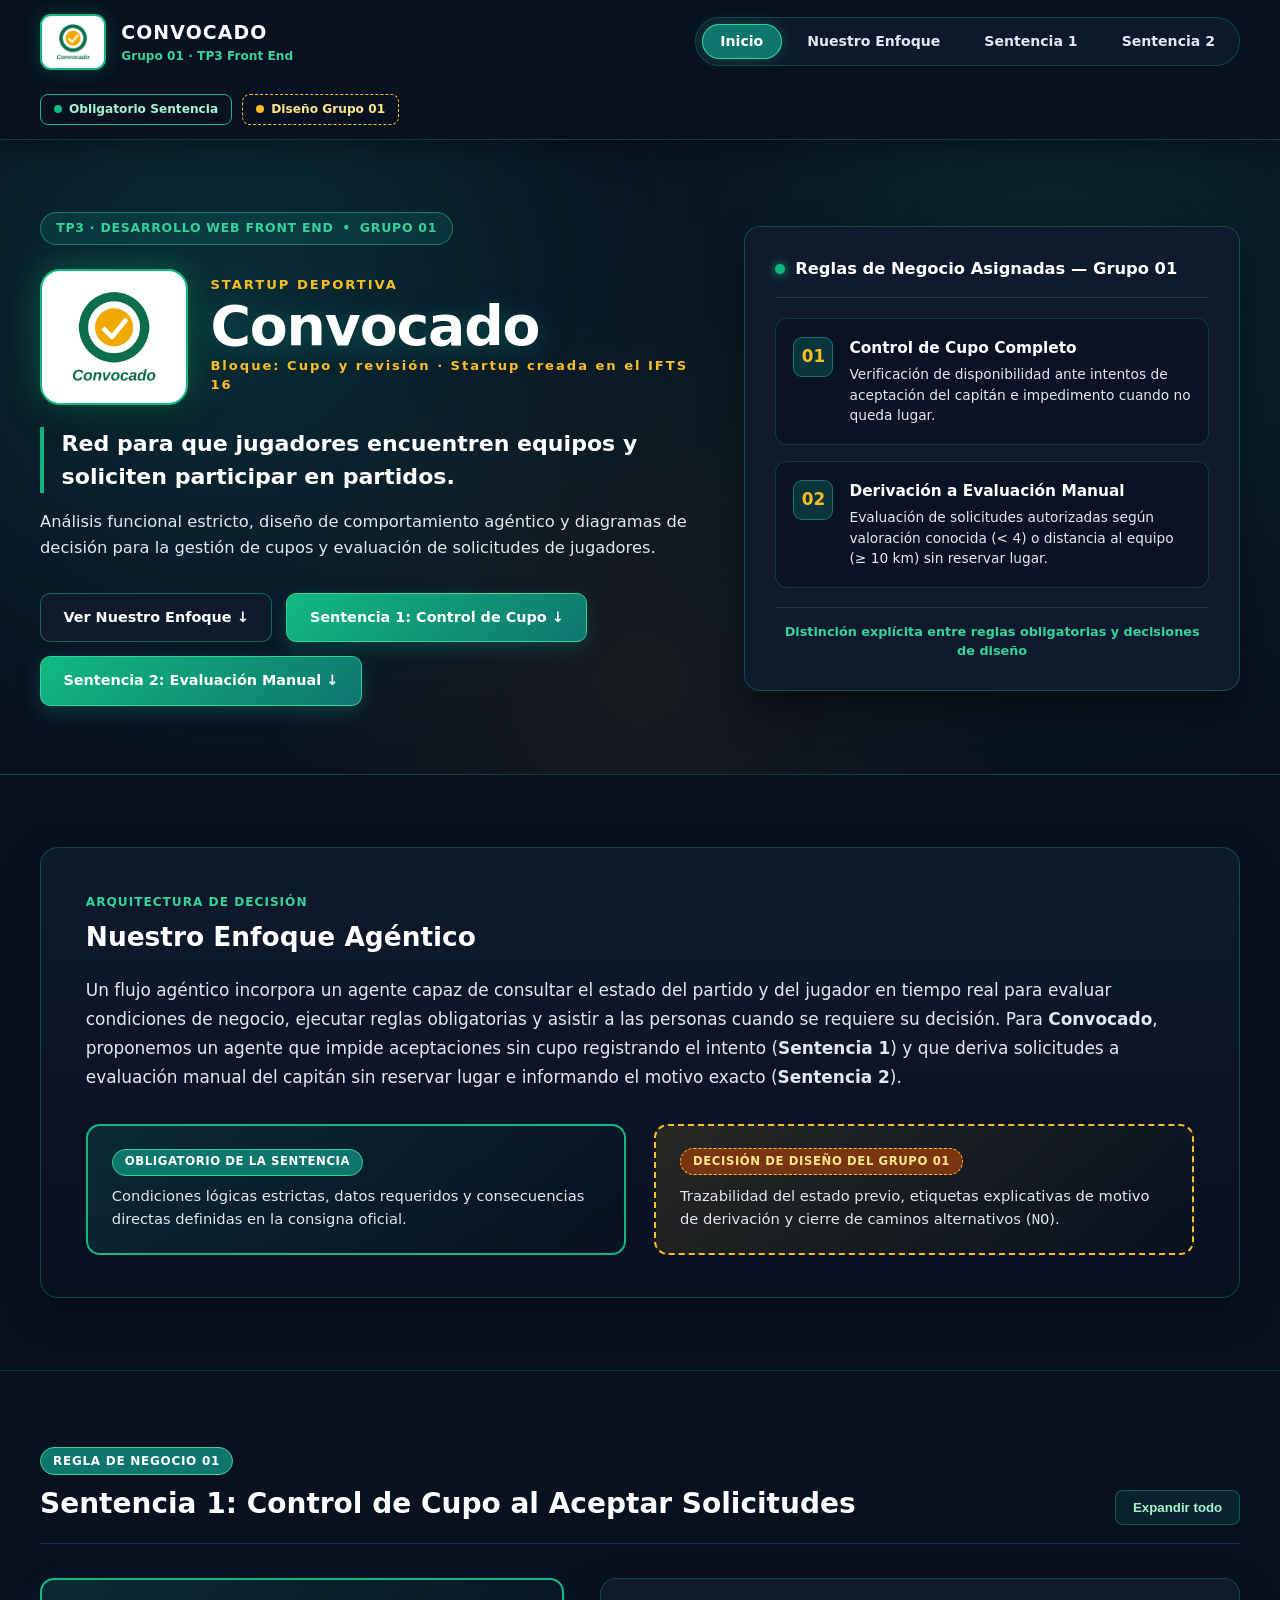
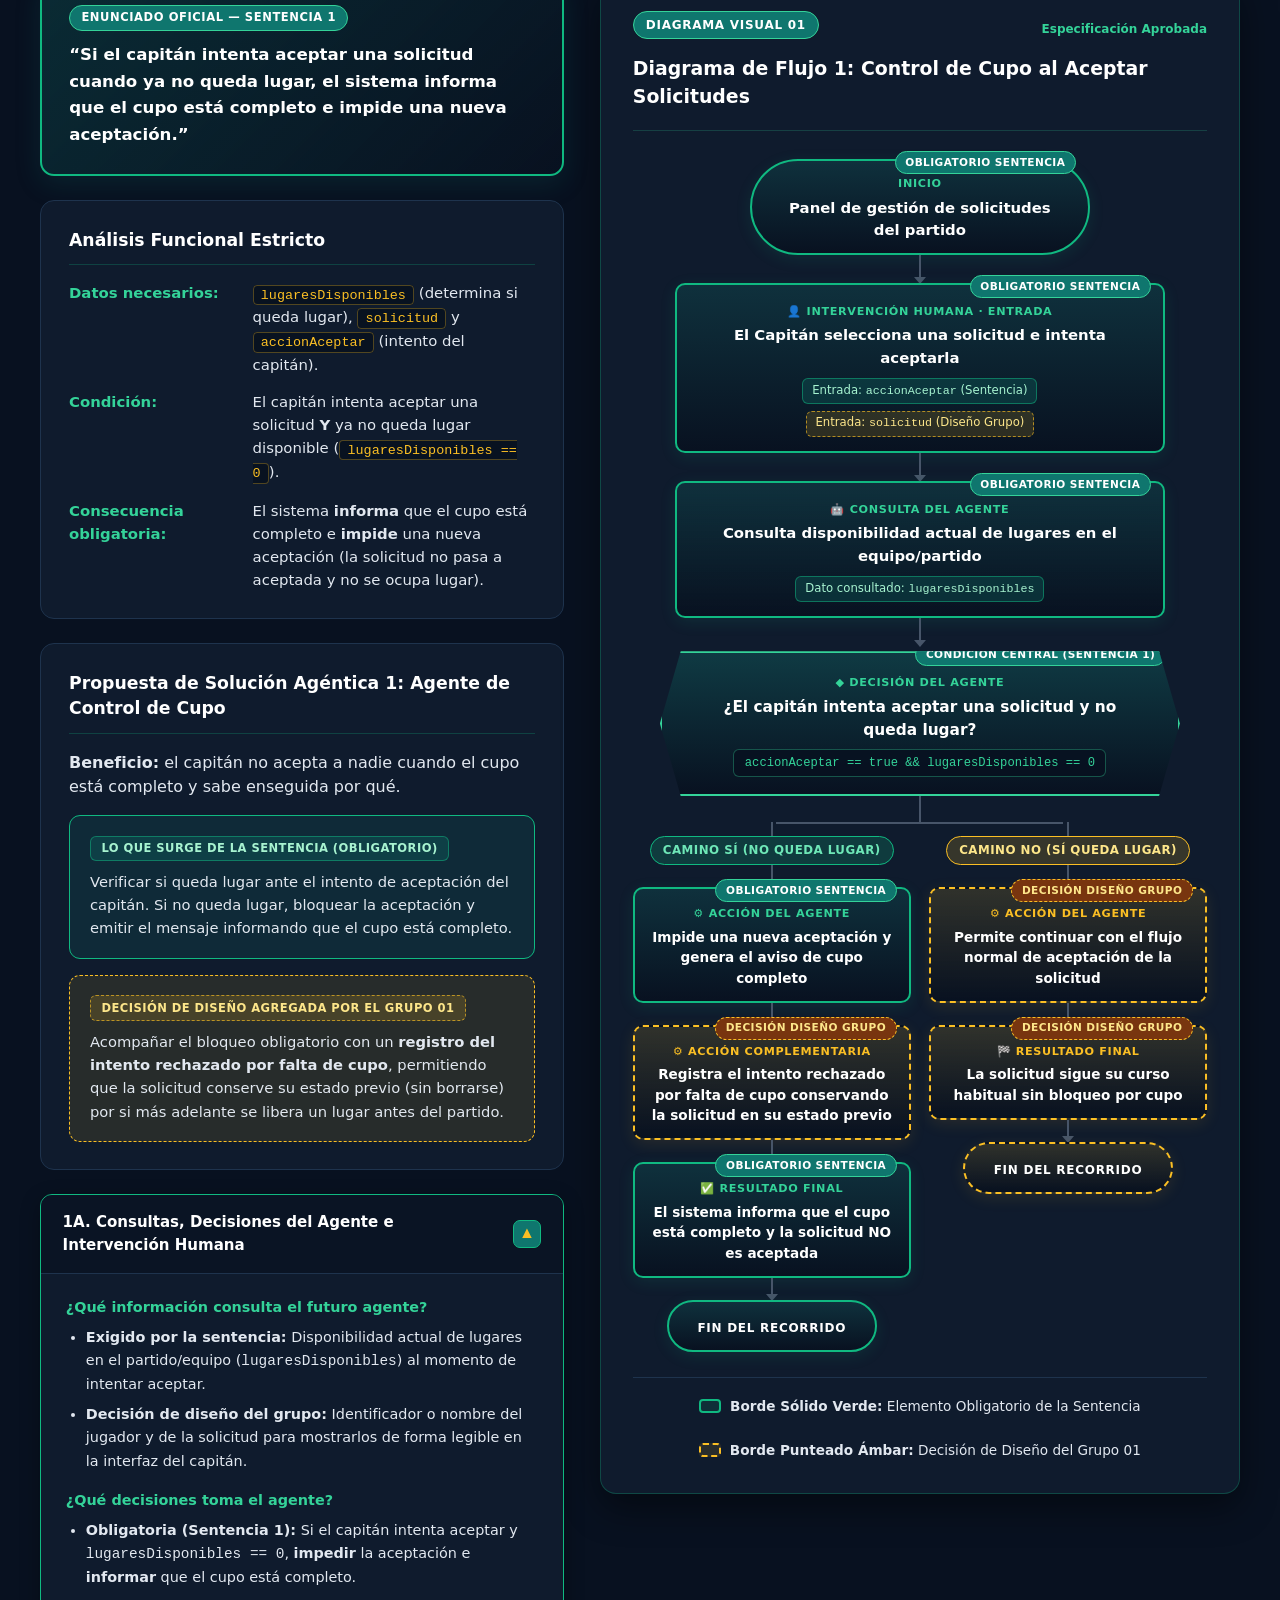
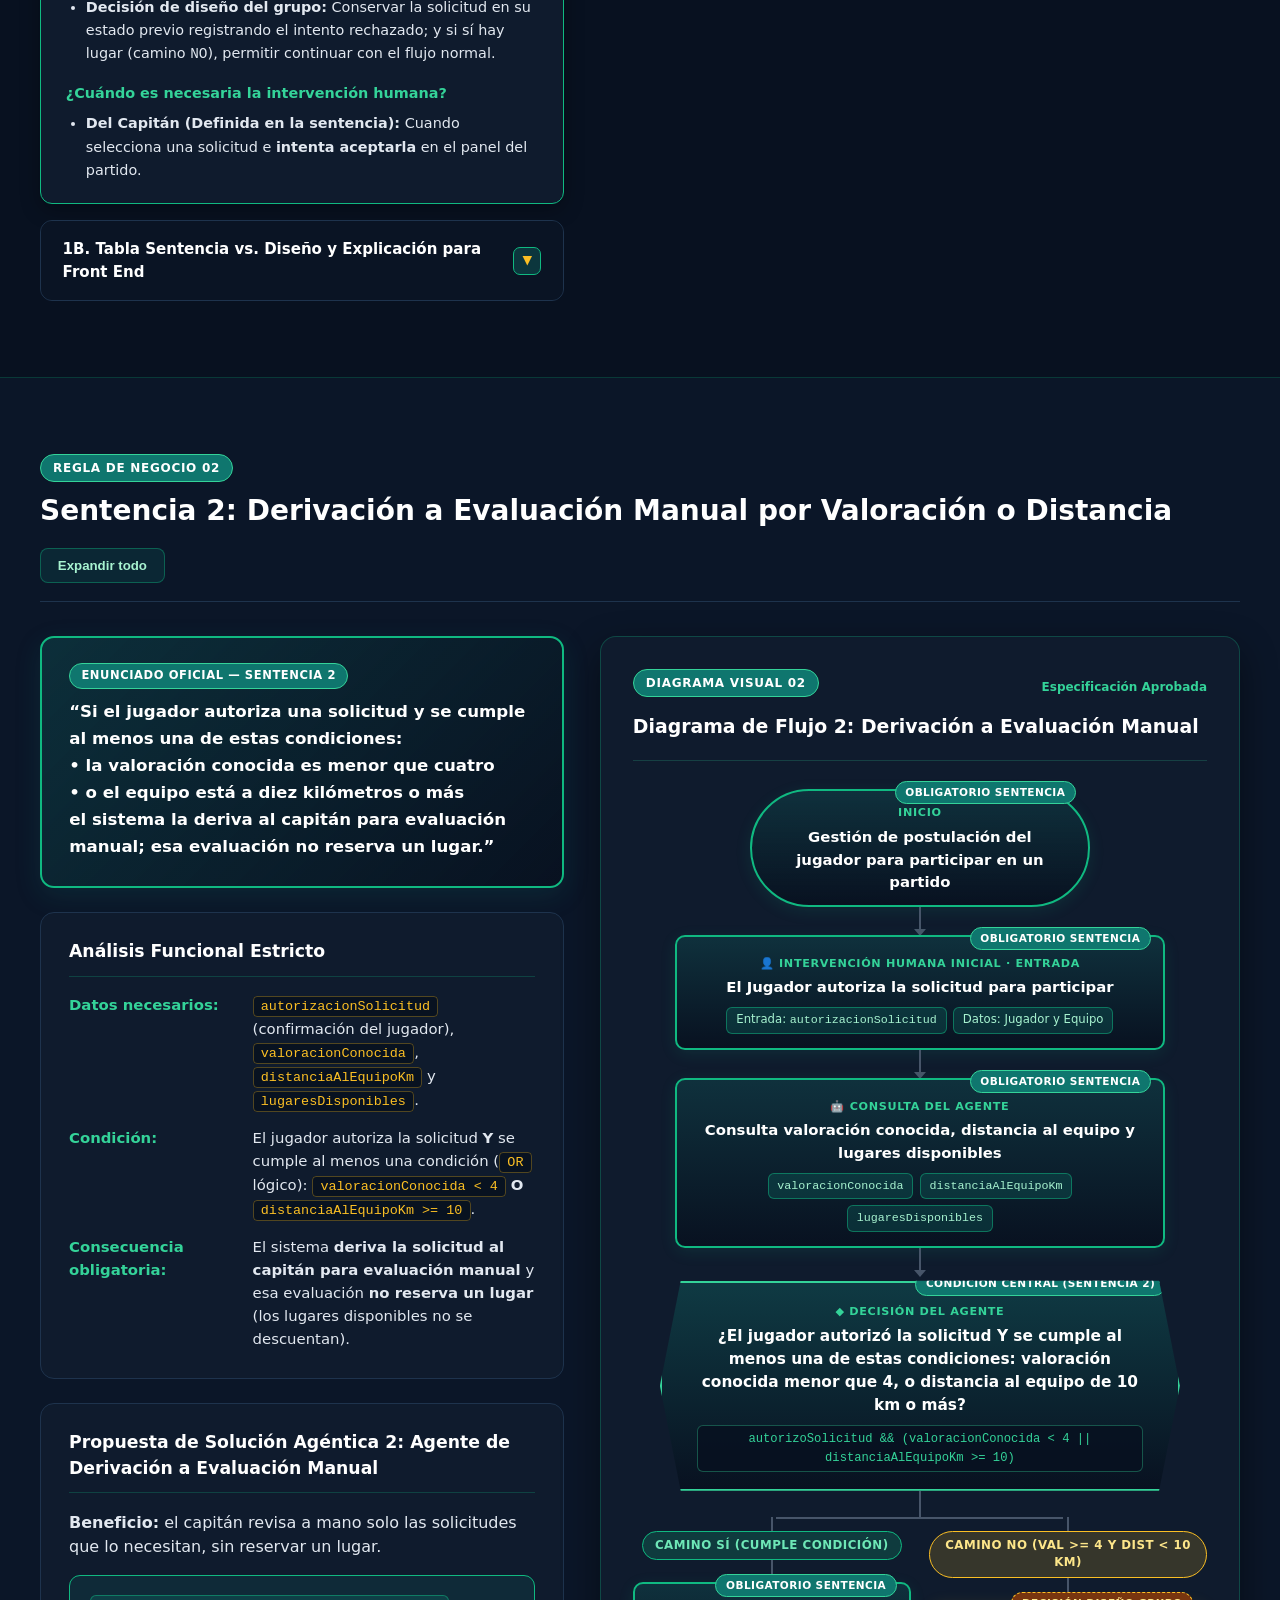
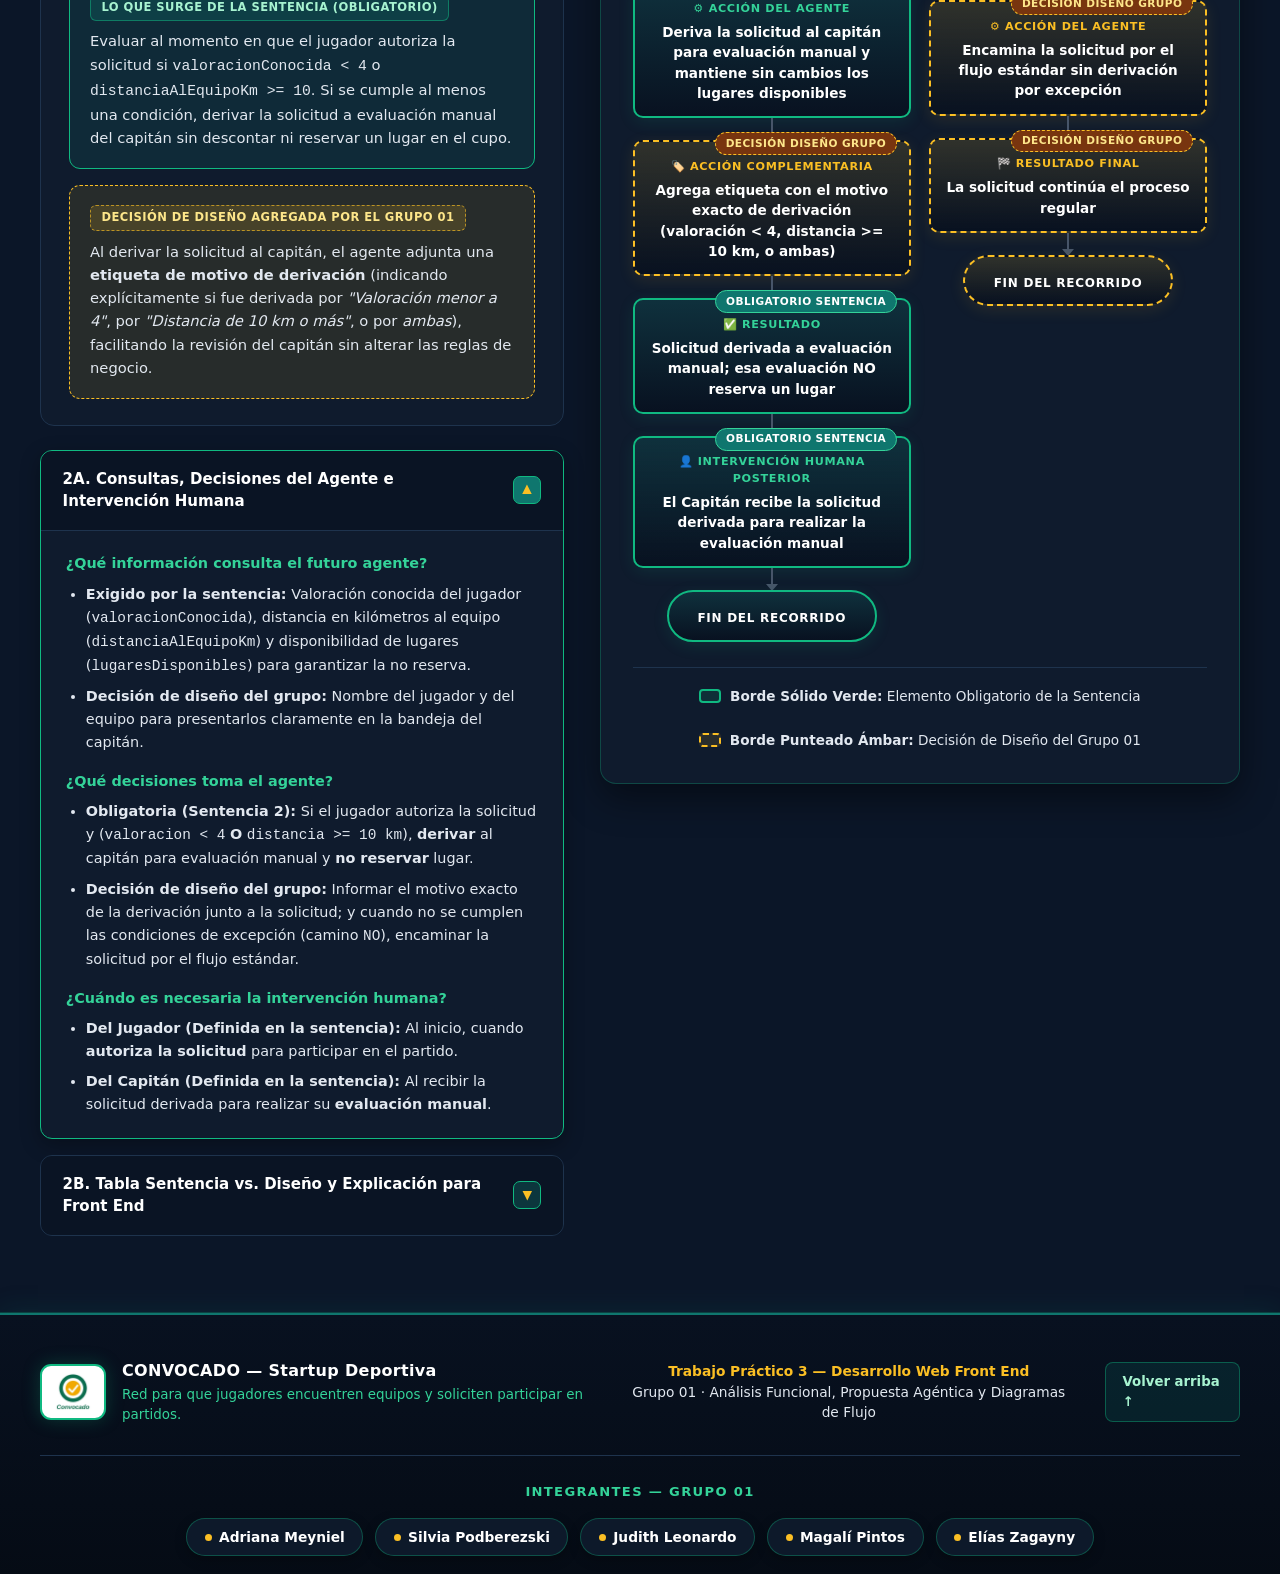
<file: index.html>
<!DOCTYPE html>
<html lang="es">
<head>
  <meta charset="UTF-8" />
  <meta name="viewport" content="width=device-width, initial-scale=1.0" />
  <title>Convocado — Solución Agéntica | Grupo 01 (TP3 Front End)</title>
  <meta name="description" content="Landing de análisis funcional, propuestas agénticas y diagramas de flujo para la startup deportiva Convocado — Grupo 01." />
  <link rel="stylesheet" href="diagramas.css" />
  <link rel="stylesheet" href="styles.css" />
</head>
<body>

  <!-- =====================================================================
       HEADER STICKY (NAVEGACIÓN DESKTOP)
       ===================================================================== -->
  <header class="site-header" id="top">
    <div class="header-container">
      <a href="#inicio" class="brand-logo" aria-label="Convocado - Ir al inicio">
        <div class="header-logo-container">
          <img src="assets/logo.webp" alt="Logo original de la startup Convocado" class="convocado-logo-img" />
        </div>
        <div class="brand-text">
          <span class="brand-name">CONVOCADO</span>
          <span class="brand-group">Grupo 01 · TP3 Front End</span>
        </div>
      </a>

      <nav class="main-nav" aria-label="Navegación principal">
        <a href="#inicio" class="nav-link active">Inicio</a>
        <a href="#nuestro-enfoque" class="nav-link">Nuestro Enfoque</a>
        <a href="#sentencia-1" class="nav-link">Sentencia 1</a>
        <a href="#sentencia-2" class="nav-link">Sentencia 2</a>
      </nav>

      <div class="header-legend" aria-label="Referencias visuales">
        <span class="legend-chip chip-mandatory" title="Surge estrictamente de la sentencia">
          <span class="dot dot-mandatory"></span> Obligatorio Sentencia
        </span>
        <span class="legend-chip chip-design" title="Decisión de diseño agregada por el Grupo 01">
          <span class="dot dot-design"></span> Diseño Grupo 01
        </span>
      </div>
    </div>
  </header>

  <main>

    <!-- ===================================================================
         SECCIÓN 1: HERO / PRESENTACIÓN DE LA STARTUP (#inicio)
         =================================================================== -->
    <section id="inicio" class="hero-section">
      <div class="section-container hero-grid">
        <div class="hero-content">
          <div class="eyebrow-badge">
            <span>TP3 · Desarrollo Web Front End</span>
            <span class="separator">•</span>
            <span>Grupo 01</span>
          </div>

          <div class="hero-brand-lockup">
            <div class="hero-logo-container">
              <img src="assets/logo.webp" alt="Logo original de la startup Convocado" class="convocado-logo-img" />
            </div>
            <div>
              <p class="startup-label">STARTUP DEPORTIVA</p>
              <h1 class="hero-title">Convocado</h1>
              <p class="startup-label">Bloque: Cupo y revisión · Startup creada en el IFTS 16</p>
            </div>
          </div>

          <p class="hero-objective">
            Red para que jugadores encuentren equipos y soliciten participar en partidos.
          </p>

          <p class="hero-description">
            Análisis funcional estricto, diseño de comportamiento agéntico y diagramas de decisión para la gestión de cupos y evaluación de solicitudes de jugadores.
          </p>

          <div class="hero-actions">
            <a href="#nuestro-enfoque" class="btn btn-secondary">Ver Nuestro Enfoque ↓</a>
            <a href="#sentencia-1" class="btn btn-primary">Sentencia 1: Control de Cupo ↓</a>
            <a href="#sentencia-2" class="btn btn-primary">Sentencia 2: Evaluación Manual ↓</a>
          </div>
        </div>

        <aside class="hero-summary-card" aria-label="Resumen de reglas asignadas al Grupo 01">
          <div class="summary-card-header">
            <span class="status-indicator"></span>
            <h2>Reglas de Negocio Asignadas — Grupo 01</h2>
          </div>
          <div class="summary-rules">
            <div class="summary-rule-item">
              <span class="rule-num">01</span>
              <div>
                <h3>Control de Cupo Completo</h3>
                <p>Verificación de disponibilidad ante intentos de aceptación del capitán e impedimento cuando no queda lugar.</p>
              </div>
            </div>
            <div class="summary-rule-item">
              <span class="rule-num">02</span>
              <div>
                <h3>Derivación a Evaluación Manual</h3>
                <p>Evaluación de solicitudes autorizadas según valoración conocida (&lt; 4) o distancia al equipo (&ge; 10 km) sin reservar lugar.</p>
              </div>
            </div>
          </div>
          <div class="summary-card-footer">
            <span>Distinción explícita entre reglas obligatorias y decisiones de diseño</span>
          </div>
        </aside>
      </div>
    </section>

    <!-- ===================================================================
         SECCIÓN 2: NUESTRO ENFOQUE (#nuestro-enfoque)
         =================================================================== -->
    <section id="nuestro-enfoque" class="approach-section">
      <div class="section-container">
        <div class="approach-card">
          <div class="approach-header">
            <span class="section-tag">Arquitectura de Decisión</span>
            <h2>Nuestro Enfoque Agéntico</h2>
          </div>
          <p class="approach-lead">
            Un flujo agéntico incorpora un agente capaz de consultar el estado del partido y del jugador en tiempo real para evaluar condiciones de negocio, ejecutar reglas obligatorias y asistir a las personas cuando se requiere su decisión. Para <strong>Convocado</strong>, proponemos un agente que impide aceptaciones sin cupo registrando el intento (<strong>Sentencia 1</strong>) y que deriva solicitudes a evaluación manual del capitán sin reservar lugar e informando el motivo exacto (<strong>Sentencia 2</strong>).
          </p>
          <div class="origin-comparison-banner">
            <div class="origin-box origin-mandatory">
              <span class="origin-badge badge-mandatory">Obligatorio de la Sentencia</span>
              <p>Condiciones lógicas estrictas, datos requeridos y consecuencias directas definidas en la consigna oficial.</p>
            </div>
            <div class="origin-box origin-design">
              <span class="origin-badge badge-design">Decisión de Diseño del Grupo 01</span>
              <p>Trazabilidad del estado previo, etiquetas explicativas de motivo de derivación y cierre de caminos alternativos (<code>NO</code>).</p>
            </div>
          </div>
        </div>
      </div>
    </section>

    <!-- ===================================================================
         SECCIÓN 3: BLOQUE SENTENCIA 1 (#sentencia-1)
         Grid Desktop: Columna Izquierda (45%) + Columna Derecha Diagrama (55%)
         =================================================================== -->
    <section id="sentencia-1" class="sentence-section">
      <div class="section-container">
        <div class="section-heading-bar">
          <div>
            <span class="sentence-tag">Regla de Negocio 01</span>
            <h2 class="section-main-title">Sentencia 1: Control de Cupo al Aceptar Solicitudes</h2>
          </div>
          <div class="Quick-controls">
            <button type="button" class="btn-ghost js-toggle-details" data-target="sentencia-1">
              Expandir / Contraer Desplegables
            </button>
          </div>
        </div>

        <div class="sentence-split-layout">

          <!-- COLUMNA IZQUIERDA (45%): SENTENCIA, ANÁLISIS, PROPUESTA Y DESPLEGABLES -->
          <div class="sentence-left-col">

            <!-- Cita oficial de la Sentencia 1 -->
            <div class="official-sentence-box">
              <div class="box-label">
                <span class="badge-mandatory-inline">Enunciado Oficial — Sentencia 1</span>
              </div>
              <blockquote>
                “Si el capitán intenta aceptar una solicitud cuando ya no queda lugar, el sistema informa que el cupo está completo e impide una nueva aceptación.”
              </blockquote>
            </div>

            <!-- Tarjeta de Análisis Funcional Estricto -->
            <article class="info-card">
              <h3 class="card-title">Análisis Funcional Estricto</h3>
              <ul class="analysis-list">
                <li>
                  <span class="analysis-key">Datos necesarios:</span>
                  <div class="analysis-val">
                    <code>lugaresDisponibles</code> (determina si queda lugar), <code>solicitud</code> y <code>accionAceptar</code> (intento del capitán).
                  </div>
                </li>
                <li>
                  <span class="analysis-key">Condición:</span>
                  <div class="analysis-val">
                    El capitán intenta aceptar una solicitud <strong>Y</strong> ya no queda lugar disponible (<code>lugaresDisponibles == 0</code>).
                  </div>
                </li>
                <li>
                  <span class="analysis-key">Consecuencia obligatoria:</span>
                  <div class="analysis-val">
                    El sistema <strong>informa</strong> que el cupo está completo e <strong>impide</strong> una nueva aceptación (la solicitud no pasa a aceptada y no se ocupa lugar).
                  </div>
                </li>
              </ul>
            </article>

            <!-- Tarjeta de Propuesta Agéntica 1 -->
            <article class="info-card proposal-card">
              <h3 class="card-title">Propuesta de Solución Agéntica 1: Agente de Control de Cupo</h3>
              <p class="analysis-val"><strong>Beneficio:</strong> el capitán no acepta a nadie cuando el cupo está completo y sabe enseguida por qué.</p>

              <div class="proposal-split-block mandatory-block">
                <span class="origin-pill pill-mandatory">Lo que surge de la sentencia (Obligatorio)</span>
                <p>
                  Verificar si queda lugar ante el intento de aceptación del capitán. Si no queda lugar, bloquear la aceptación y emitir el mensaje informando que el cupo está completo.
                </p>
              </div>

              <div class="proposal-split-block design-block">
                <span class="origin-pill pill-design">Decisión de diseño agregada por el Grupo 01</span>
                <p>
                  Acompañar el bloqueo obligatorio con un <strong>registro del intento rechazado por falta de cupo</strong>, permitiendo que la solicitud conserve su estado previo (sin borrarse) por si más adelante se libera un lugar antes del partido.
                </p>
              </div>
            </article>

            <!-- DESPLEGABLES (DETAILS / SUMMARY) DE SENTENCIA 1 -->
            <div class="accordions-group">

              <details class="custom-details" open>
                <summary class="details-summary">
                  <span>1A. Consultas, Decisiones del Agente e Intervención Humana</span>
                  <span class="summary-chevron" aria-hidden="true">▼</span>
                </summary>
                <div class="details-body">
                  <h4>¿Qué información consulta el futuro agente?</h4>
                  <ul>
                    <li><strong>Exigido por la sentencia:</strong> Disponibilidad actual de lugares en el partido/equipo (<code>lugaresDisponibles</code>) al momento de intentar aceptar.</li>
                    <li><strong>Decisión de diseño del grupo:</strong> Identificador o nombre del jugador y de la solicitud para mostrarlos de forma legible en la interfaz del capitán.</li>
                  </ul>

                  <h4>¿Qué decisiones toma el agente?</h4>
                  <ul>
                    <li><strong>Obligatoria (Sentencia 1):</strong> Si el capitán intenta aceptar y <code>lugaresDisponibles == 0</code>, <strong>impedir</strong> la aceptación e <strong>informar</strong> que el cupo está completo.</li>
                    <li><strong>Decisión de diseño del grupo:</strong> Conservar la solicitud en su estado previo registrando el intento rechazado; y si sí hay lugar (camino <code>NO</code>), permitir continuar con el flujo normal.</li>
                  </ul>

                  <h4>¿Cuándo es necesaria la intervención humana?</h4>
                  <ul>
                    <li><strong>Del Capitán (Definida en la sentencia):</strong> Cuando selecciona una solicitud e <strong>intenta aceptarla</strong> en el panel del partido.</li>
                  </ul>
                </div>
              </details>

              <details class="custom-details">
                <summary class="details-summary">
                  <span>1B. Tabla Sentencia vs. Diseño y Explicación para Front End</span>
                  <span class="summary-chevron" aria-hidden="true">▼</span>
                </summary>
                <div class="details-body">
                  <h4>Separación entre Sentencia 1 y Decisiones de Diseño</h4>
                  <table class="origin-table">
                    <thead>
                      <tr>
                        <th>Elemento del Flujo</th>
                        <th>Origen</th>
                      </tr>
                    </thead>
                    <tbody>
                      <tr>
                        <td>Intervención del capitán intentando aceptar una solicitud</td>
                        <td><span class="table-badge badge-mandatory">Obligatorio Sentencia</span></td>
                      </tr>
                      <tr>
                        <td>Consulta de si queda lugar disponible</td>
                        <td><span class="table-badge badge-mandatory">Obligatorio Sentencia</span></td>
                      </tr>
                      <tr>
                        <td>Decisión: <em>“¿El capitán intenta aceptar una solicitud y no queda lugar?”</em></td>
                        <td><span class="table-badge badge-mandatory">Obligatorio Sentencia</span></td>
                      </tr>
                      <tr>
                        <td>Camino SÍ: Informar cupo completo e impedir nueva aceptación</td>
                        <td><span class="table-badge badge-mandatory">Obligatorio Sentencia</span></td>
                      </tr>
                      <tr>
                        <td>Conservar solicitud en estado previo con registro del intento</td>
                        <td><span class="table-badge badge-design">Diseño Grupo 01</span></td>
                      </tr>
                      <tr>
                        <td>Camino NO: Continuar flujo normal cuando sí hay lugar</td>
                        <td><span class="table-badge badge-design">Diseño Grupo 01</span></td>
                      </tr>
                    </tbody>
                  </table>

                  <h4>Explicación Clara para Estudiantes de Front End</h4>
                  <p>
                    <strong>Regla obligatoria:</strong> Cuando el capitán presiona el botón <code>"Aceptar"</code>, evaluamos <code>if (lugaresDisponibles === 0)</code>. Si no hay lugar, no sumamos al jugador y mostramos en pantalla el mensaje obligatorio: <em>"El cupo está completo"</em>.
                  </p>
                  <p>
                    <strong>Decisión de diseño en interfaz:</strong> Mantener visible el contador (<code>Lugares disponibles: 0</code>) y destacar visualmente la alerta para que el capitán comprenda de inmediato por qué su acción fue impedida.
                  </p>
                </div>
              </details>

            </div>
          </div>

          <!-- COLUMNA DERECHA (55%): DIAGRAMA DE FLUJO VISUAL 1 (REUTILIZADO) -->
          <div class="sentence-right-col">
            <div class="diagram-card">
              <div class="diagram-header">
                <div class="diagram-header-top">
                  <span class="sentence-tag">Diagrama Visual 01</span>
                  <span class="diagram-status">Especificación Aprobada</span>
                </div>
                <h3>Diagrama de Flujo 1: Control de Cupo al Aceptar Solicitudes</h3>
              </div>

              <div class="flowchart">
                <!-- 1. INICIO -->
                <div class="node node-terminal node-mandatory">
                  <span class="node-origin-badge badge-mandatory">Obligatorio Sentencia</span>
                  <div class="node-type">INICIO</div>
                  <div class="node-title">Panel de gestión de solicitudes del partido</div>
                </div>

                <div class="connector-vertical"></div>

                <!-- 2. INTERVENCIÓN HUMANA + ENTRADA -->
                <div class="node node-human node-mandatory">
                  <span class="node-origin-badge badge-mandatory">Obligatorio Sentencia</span>
                  <div class="node-type">👤 INTERVENCIÓN HUMANA · ENTRADA</div>
                  <div class="node-title">El Capitán selecciona una solicitud e intenta aceptarla</div>
                  <div class="node-meta">
                    <span class="meta-pill pill-mandatory">Entrada: <code>accionAceptar</code> (Sentencia)</span>
                    <span class="meta-pill pill-design">Entrada: <code>solicitud</code> (Diseño Grupo)</span>
                  </div>
                </div>

                <div class="connector-vertical"></div>

                <!-- 3. CONSULTA DEL AGENTE -->
                <div class="node node-agent-query node-mandatory">
                  <span class="node-origin-badge badge-mandatory">Obligatorio Sentencia</span>
                  <div class="node-type">🤖 CONSULTA DEL AGENTE</div>
                  <div class="node-title">Consulta disponibilidad actual de lugares en el equipo/partido</div>
                  <div class="node-meta">
                    <span class="meta-pill pill-mandatory">Dato consultado: <code>lugaresDisponibles</code></span>
                  </div>
                </div>

                <div class="connector-vertical"></div>

                <!-- 4. DECISIÓN CENTRAL -->
                <div class="decision-wrapper">
                  <div class="node node-decision node-mandatory">
                    <span class="node-origin-badge badge-mandatory">Condición Central (Sentencia 1)</span>
                    <div class="node-type">◆ DECISIÓN DEL AGENTE</div>
                    <div class="node-question">
                      ¿El capitán intenta aceptar una solicitud y no queda lugar?
                    </div>
                    <div class="node-code"><code>accionAceptar == true && lugaresDisponibles == 0</code></div>
                  </div>
                </div>

                <!-- BIFURCACIÓN SÍ / NO -->
                <div class="branches-container">
                  <div class="branch-split-bar"></div>

                  <!-- CAMINO SÍ -->
                  <div class="branch-column branch-yes">
                    <div class="branch-badge badge-yes">CAMINO SÍ (No queda lugar)</div>
                    <div class="connector-vertical short"></div>

                    <div class="node node-action node-mandatory">
                      <span class="node-origin-badge badge-mandatory">Obligatorio Sentencia</span>
                      <div class="node-type">⚙️ ACCIÓN DEL AGENTE</div>
                      <div class="node-title">Impide una nueva aceptación y genera el aviso de cupo completo</div>
                    </div>

                    <div class="connector-vertical short"></div>

                    <div class="node node-action node-design">
                      <span class="node-origin-badge badge-design">Decisión Diseño Grupo</span>
                      <div class="node-type">⚙️ ACCIÓN COMPLEMENTARIA</div>
                      <div class="node-title">Registra el intento rechazado por falta de cupo conservando la solicitud en su estado previo</div>
                    </div>

                    <div class="connector-vertical short"></div>

                    <div class="node node-result node-mandatory">
                      <span class="node-origin-badge badge-mandatory">Obligatorio Sentencia</span>
                      <div class="node-type">✅ RESULTADO FINAL</div>
                      <div class="node-title">El sistema informa que el cupo está completo y la solicitud NO es aceptada</div>
                    </div>

                    <div class="connector-vertical short"></div>

                    <div class="node node-terminal-end node-mandatory">
                      FIN DEL RECORRIDO
                    </div>
                  </div>

                  <!-- CAMINO NO -->
                  <div class="branch-column branch-no">
                    <div class="branch-badge badge-no">CAMINO NO (Sí queda lugar)</div>
                    <div class="connector-vertical short"></div>

                    <div class="node node-action node-design">
                      <span class="node-origin-badge badge-design">Decisión Diseño Grupo</span>
                      <div class="node-type">⚙️ ACCIÓN DEL AGENTE</div>
                      <div class="node-title">Permite continuar con el flujo normal de aceptación de la solicitud</div>
                    </div>

                    <div class="connector-vertical short"></div>

                    <div class="node node-result node-design">
                      <span class="node-origin-badge badge-design">Decisión Diseño Grupo</span>
                      <div class="node-type">🏁 RESULTADO FINAL</div>
                      <div class="node-title">La solicitud sigue su curso habitual sin bloqueo por cupo</div>
                    </div>

                    <div class="connector-vertical short"></div>

                    <div class="node node-terminal-end node-design">
                      FIN DEL RECORRIDO
                    </div>
                  </div>
                </div>
              </div>

              <!-- Pie de leyenda del diagrama -->
              <div class="diagram-footer-legend">
                <div class="legend-item">
                  <span class="legend-swatch swatch-mandatory"></span>
                  <span><strong>Borde Sólido Verde:</strong> Elemento Obligatorio de la Sentencia</span>
                </div>
                <div class="legend-item">
                  <span class="legend-swatch swatch-design"></span>
                  <span><strong>Borde Punteado Ámbar:</strong> Decisión de Diseño del Grupo 01</span>
                </div>
              </div>
            </div>
          </div>

        </div>
      </div>
    </section>

    <!-- ===================================================================
         SECCIÓN 4: BLOQUE SENTENCIA 2 (#sentencia-2)
         Grid Desktop: Columna Izquierda (45%) + Columna Derecha Diagrama (55%)
         =================================================================== -->
    <section id="sentencia-2" class="sentence-section alt-bg">
      <div class="section-container">
        <div class="section-heading-bar">
          <div>
            <span class="sentence-tag">Regla de Negocio 02</span>
            <h2 class="section-main-title">Sentencia 2: Derivación a Evaluación Manual por Valoración o Distancia</h2>
          </div>
          <div class="Quick-controls">
            <button type="button" class="btn-ghost js-toggle-details" data-target="sentencia-2">
              Expandir / Contraer Desplegables
            </button>
          </div>
        </div>

        <div class="sentence-split-layout">

          <!-- COLUMNA IZQUIERDA (45%): SENTENCIA, ANÁLISIS, PROPUESTA Y DESPLEGABLES -->
          <div class="sentence-left-col">

            <!-- Cita oficial de la Sentencia 2 -->
            <div class="official-sentence-box">
              <div class="box-label">
                <span class="badge-mandatory-inline">Enunciado Oficial — Sentencia 2</span>
              </div>
              <blockquote>
                “Si el jugador autoriza una solicitud y se cumple al menos una de estas condiciones:
                <br />• la valoración conocida es menor que cuatro
                <br />• o el equipo está a diez kilómetros o más
                <br />el sistema la deriva al capitán para evaluación manual; esa evaluación no reserva un lugar.”
              </blockquote>
            </div>

            <!-- Tarjeta de Análisis Funcional Estricto -->
            <article class="info-card">
              <h3 class="card-title">Análisis Funcional Estricto</h3>
              <ul class="analysis-list">
                <li>
                  <span class="analysis-key">Datos necesarios:</span>
                  <div class="analysis-val">
                    <code>autorizacionSolicitud</code> (confirmación del jugador), <code>valoracionConocida</code>, <code>distanciaAlEquipoKm</code> y <code>lugaresDisponibles</code>.
                  </div>
                </li>
                <li>
                  <span class="analysis-key">Condición:</span>
                  <div class="analysis-val">
                    El jugador autoriza la solicitud <strong>Y</strong> se cumple al menos una condición (<code>OR</code> lógico): <code>valoracionConocida &lt; 4</code> <strong>O</strong> <code>distanciaAlEquipoKm &gt;= 10</code>.
                  </div>
                </li>
                <li>
                  <span class="analysis-key">Consecuencia obligatoria:</span>
                  <div class="analysis-val">
                    El sistema <strong>deriva la solicitud al capitán para evaluación manual</strong> y esa evaluación <strong>no reserva un lugar</strong> (los lugares disponibles no se descuentan).
                  </div>
                </li>
              </ul>
            </article>

            <!-- Tarjeta de Propuesta Agéntica 2 -->
            <article class="info-card proposal-card">
              <h3 class="card-title">Propuesta de Solución Agéntica 2: Agente de Derivación a Evaluación Manual</h3>
              <p class="analysis-val"><strong>Beneficio:</strong> el capitán revisa a mano solo las solicitudes que lo necesitan, sin reservar un lugar.</p>

              <div class="proposal-split-block mandatory-block">
                <span class="origin-pill pill-mandatory">Lo que surge de la sentencia (Obligatorio)</span>
                <p>
                  Evaluar al momento en que el jugador autoriza la solicitud si <code>valoracionConocida &lt; 4</code> o <code>distanciaAlEquipoKm &gt;= 10</code>. Si se cumple al menos una condición, derivar la solicitud a evaluación manual del capitán sin descontar ni reservar un lugar en el cupo.
                </p>
              </div>

              <div class="proposal-split-block design-block">
                <span class="origin-pill pill-design">Decisión de diseño agregada por el Grupo 01</span>
                <p>
                  Al derivar la solicitud al capitán, el agente adjunta una <strong>etiqueta de motivo de derivación</strong> (indicando explícitamente si fue derivada por <em>"Valoración menor a 4"</em>, por <em>"Distancia de 10 km o más"</em>, o por <em>ambas</em>), facilitando la revisión del capitán sin alterar las reglas de negocio.
                </p>
              </div>
            </article>

            <!-- DESPLEGABLES (DETAILS / SUMMARY) DE SENTENCIA 2 -->
            <div class="accordions-group">

              <details class="custom-details" open>
                <summary class="details-summary">
                  <span>2A. Consultas, Decisiones del Agente e Intervención Humana</span>
                  <span class="summary-chevron" aria-hidden="true">▼</span>
                </summary>
                <div class="details-body">
                  <h4>¿Qué información consulta el futuro agente?</h4>
                  <ul>
                    <li><strong>Exigido por la sentencia:</strong> Valoración conocida del jugador (<code>valoracionConocida</code>), distancia en kilómetros al equipo (<code>distanciaAlEquipoKm</code>) y disponibilidad de lugares (<code>lugaresDisponibles</code>) para garantizar la no reserva.</li>
                    <li><strong>Decisión de diseño del grupo:</strong> Nombre del jugador y del equipo para presentarlos claramente en la bandeja del capitán.</li>
                  </ul>

                  <h4>¿Qué decisiones toma el agente?</h4>
                  <ul>
                    <li><strong>Obligatoria (Sentencia 2):</strong> Si el jugador autoriza la solicitud y (<code>valoracion &lt; 4</code> <strong>O</strong> <code>distancia &gt;= 10 km</code>), <strong>derivar</strong> al capitán para evaluación manual y <strong>no reservar</strong> lugar.</li>
                    <li><strong>Decisión de diseño del grupo:</strong> Informar el motivo exacto de la derivación junto a la solicitud; y cuando no se cumplen las condiciones de excepción (camino <code>NO</code>), encaminar la solicitud por el flujo estándar.</li>
                  </ul>

                  <h4>¿Cuándo es necesaria la intervención humana?</h4>
                  <ul>
                    <li><strong>Del Jugador (Definida en la sentencia):</strong> Al inicio, cuando <strong>autoriza la solicitud</strong> para participar en el partido.</li>
                    <li><strong>Del Capitán (Definida en la sentencia):</strong> Al recibir la solicitud derivada para realizar su <strong>evaluación manual</strong>.</li>
                  </ul>
                </div>
              </details>

              <details class="custom-details">
                <summary class="details-summary">
                  <span>2B. Tabla Sentencia vs. Diseño y Explicación para Front End</span>
                  <span class="summary-chevron" aria-hidden="true">▼</span>
                </summary>
                <div class="details-body">
                  <h4>Separación entre Sentencia 2 y Decisiones de Diseño</h4>
                  <table class="origin-table">
                    <thead>
                      <tr>
                        <th>Elemento del Flujo</th>
                        <th>Origen</th>
                      </tr>
                    </thead>
                    <tbody>
                      <tr>
                        <td>Intervención inicial del jugador autorizando la solicitud</td>
                        <td><span class="table-badge badge-mandatory">Obligatorio Sentencia</span></td>
                      </tr>
                      <tr>
                        <td>Consulta de valoración conocida (&lt; 4) y distancia (&ge; 10 km)</td>
                        <td><span class="table-badge badge-mandatory">Obligatorio Sentencia</span></td>
                      </tr>
                      <tr>
                        <td>Decisión: <em>“¿El jugador autorizó la solicitud Y se cumple al menos una de estas condiciones: valoración conocida menor que 4, o distancia al equipo de 10 km o más?”</em></td>
                        <td><span class="table-badge badge-mandatory">Obligatorio Sentencia</span></td>
                      </tr>
                      <tr>
                        <td>Camino SÍ: Derivar al capitán para evaluación manual y no reservar lugar</td>
                        <td><span class="table-badge badge-mandatory">Obligatorio Sentencia</span></td>
                      </tr>
                      <tr>
                        <td>Intervención humana del capitán para realizar la evaluación manual</td>
                        <td><span class="table-badge badge-mandatory">Obligatorio Sentencia</span></td>
                      </tr>
                      <tr>
                        <td>Etiqueta informativa con el motivo específico de derivación</td>
                        <td><span class="table-badge badge-design">Diseño Grupo 01</span></td>
                      </tr>
                      <tr>
                        <td>Camino NO: Encaminar por flujo estándar sin excepción</td>
                        <td><span class="table-badge badge-design">Diseño Grupo 01</span></td>
                      </tr>
                    </tbody>
                  </table>

                  <h4>Explicación Clara para Estudiantes de Front End</h4>
                  <p>
                    <strong>Regla obligatoria:</strong> Cuando el jugador presiona <code>"Autorizar solicitud"</code>, evaluamos con el operador lógico <code>OR</code> (<code>||</code>): <code>valoracionConocida &lt; 4 || distanciaAlEquipoKm &gt;= 10</code>. Si da <code>true</code>, la solicitud pasa a <strong>"Derivada al capitán para evaluación manual"</strong> y el contador de <code>lugaresDisponibles</code> permanece intacto (no reserva lugar).
                  </p>
                  <p>
                    <strong>Decisión de diseño en interfaz:</strong> Mostrar al lado de la solicitud derivada una etiqueta con la causa exacta (ej. <em>"Motivo: Valoración menor a 4"</em> o <em>"Motivo: Equipo a 10 km o más"</em>).
                  </p>
                </div>
              </details>

            </div>
          </div>

          <!-- COLUMNA DERECHA (55%): DIAGRAMA DE FLUJO VISUAL 2 (REUTILIZADO) -->
          <div class="sentence-right-col">
            <div class="diagram-card">
              <div class="diagram-header">
                <div class="diagram-header-top">
                  <span class="sentence-tag">Diagrama Visual 02</span>
                  <span class="diagram-status">Especificación Aprobada</span>
                </div>
                <h3>Diagrama de Flujo 2: Derivación a Evaluación Manual</h3>
              </div>

              <div class="flowchart">
                <!-- 1. INICIO -->
                <div class="node node-terminal node-mandatory">
                  <span class="node-origin-badge badge-mandatory">Obligatorio Sentencia</span>
                  <div class="node-type">INICIO</div>
                  <div class="node-title">Gestión de postulación del jugador para participar en un partido</div>
                </div>

                <div class="connector-vertical"></div>

                <!-- 2. INTERVENCIÓN HUMANA INICIAL + ENTRADA -->
                <div class="node node-human node-mandatory">
                  <span class="node-origin-badge badge-mandatory">Obligatorio Sentencia</span>
                  <div class="node-type">👤 INTERVENCIÓN HUMANA INICIAL · ENTRADA</div>
                  <div class="node-title">El Jugador autoriza la solicitud para participar</div>
                  <div class="node-meta">
                    <span class="meta-pill pill-mandatory">Entrada: <code>autorizacionSolicitud</code></span>
                    <span class="meta-pill pill-mandatory">Datos: Jugador y Equipo</span>
                  </div>
                </div>

                <div class="connector-vertical"></div>

                <!-- 3. CONSULTA DEL AGENTE -->
                <div class="node node-agent-query node-mandatory">
                  <span class="node-origin-badge badge-mandatory">Obligatorio Sentencia</span>
                  <div class="node-type">🤖 CONSULTA DEL AGENTE</div>
                  <div class="node-title">Consulta valoración conocida, distancia al equipo y lugares disponibles</div>
                  <div class="node-meta">
                    <span class="meta-pill pill-mandatory"><code>valoracionConocida</code></span>
                    <span class="meta-pill pill-mandatory"><code>distanciaAlEquipoKm</code></span>
                    <span class="meta-pill pill-mandatory"><code>lugaresDisponibles</code></span>
                  </div>
                </div>

                <div class="connector-vertical"></div>

                <!-- 4. DECISIÓN CENTRAL -->
                <div class="decision-wrapper">
                  <div class="node node-decision node-mandatory">
                    <span class="node-origin-badge badge-mandatory">Condición Central (Sentencia 2)</span>
                    <div class="node-type">◆ DECISIÓN DEL AGENTE</div>
                    <div class="node-question">
                      ¿El jugador autorizó la solicitud Y se cumple al menos una de estas condiciones: valoración conocida menor que 4, o distancia al equipo de 10 km o más?
                    </div>
                    <div class="node-code"><code>autorizoSolicitud && (valoracionConocida &lt; 4 || distanciaAlEquipoKm &gt;= 10)</code></div>
                  </div>
                </div>

                <!-- BIFURCACIÓN SÍ / NO -->
                <div class="branches-container">
                  <div class="branch-split-bar"></div>

                  <!-- CAMINO SÍ -->
                  <div class="branch-column branch-yes">
                    <div class="branch-badge badge-yes">CAMINO SÍ (Cumple condición)</div>
                    <div class="connector-vertical short"></div>

                    <div class="node node-action node-mandatory">
                      <span class="node-origin-badge badge-mandatory">Obligatorio Sentencia</span>
                      <div class="node-type">⚙️ ACCIÓN DEL AGENTE</div>
                      <div class="node-title">Deriva la solicitud al capitán para evaluación manual y mantiene sin cambios los lugares disponibles</div>
                    </div>

                    <div class="connector-vertical short"></div>

                    <div class="node node-action node-design">
                      <span class="node-origin-badge badge-design">Decisión Diseño Grupo</span>
                      <div class="node-type">🏷️ ACCIÓN COMPLEMENTARIA</div>
                      <div class="node-title">Agrega etiqueta con el motivo exacto de derivación (valoración &lt; 4, distancia &gt;= 10 km, o ambas)</div>
                    </div>

                    <div class="connector-vertical short"></div>

                    <div class="node node-result node-mandatory">
                      <span class="node-origin-badge badge-mandatory">Obligatorio Sentencia</span>
                      <div class="node-type">✅ RESULTADO</div>
                      <div class="node-title">Solicitud derivada a evaluación manual; esa evaluación NO reserva un lugar</div>
                    </div>

                    <div class="connector-vertical short"></div>

                    <div class="node node-human node-mandatory">
                      <span class="node-origin-badge badge-mandatory">Obligatorio Sentencia</span>
                      <div class="node-type">👤 INTERVENCIÓN HUMANA POSTERIOR</div>
                      <div class="node-title">El Capitán recibe la solicitud derivada para realizar la evaluación manual</div>
                    </div>

                    <div class="connector-vertical short"></div>

                    <div class="node node-terminal-end node-mandatory">
                      FIN DEL RECORRIDO
                    </div>
                  </div>

                  <!-- CAMINO NO -->
                  <div class="branch-column branch-no">
                    <div class="branch-badge badge-no">CAMINO NO (Val &gt;= 4 Y Dist &lt; 10 km)</div>
                    <div class="connector-vertical short"></div>

                    <div class="node node-action node-design">
                      <span class="node-origin-badge badge-design">Decisión Diseño Grupo</span>
                      <div class="node-type">⚙️ ACCIÓN DEL AGENTE</div>
                      <div class="node-title">Encamina la solicitud por el flujo estándar sin derivación por excepción</div>
                    </div>

                    <div class="connector-vertical short"></div>

                    <div class="node node-result node-design">
                      <span class="node-origin-badge badge-design">Decisión Diseño Grupo</span>
                      <div class="node-type">🏁 RESULTADO FINAL</div>
                      <div class="node-title">La solicitud continúa el proceso regular</div>
                    </div>

                    <div class="connector-vertical short"></div>

                    <div class="node node-terminal-end node-design">
                      FIN DEL RECORRIDO
                    </div>
                  </div>
                </div>
              </div>

              <!-- Pie de leyenda del diagrama -->
              <div class="diagram-footer-legend">
                <div class="legend-item">
                  <span class="legend-swatch swatch-mandatory"></span>
                  <span><strong>Borde Sólido Verde:</strong> Elemento Obligatorio de la Sentencia</span>
                </div>
                <div class="legend-item">
                  <span class="legend-swatch swatch-design"></span>
                  <span><strong>Borde Punteado Ámbar:</strong> Decisión de Diseño del Grupo 01</span>
                </div>
              </div>
            </div>
          </div>

        </div>
      </div>
    </section>

  </main>

  <!-- =====================================================================
       FOOTER INSTITUCIONAL (GRUPO 01)
       ===================================================================== -->
  <footer class="site-footer">
    <div class="section-container">
      <div class="footer-inner">
        <div class="footer-brand">
          <div class="footer-logo-container">
            <img src="assets/logo.webp" alt="Logo original de la startup Convocado" class="convocado-logo-img" />
          </div>
          <div>
            <strong>CONVOCADO — Startup Deportiva</strong>
            <p>Red para que jugadores encuentren equipos y soliciten participar en partidos.</p>
          </div>
        </div>

        <div class="footer-meta">
          <p><strong>Trabajo Práctico 3 — Desarrollo Web Front End</strong></p>
          <p>Grupo 01 · Análisis Funcional, Propuesta Agéntica y Diagramas de Flujo</p>
        </div>

        <div class="footer-top-link">
          <a href="#inicio" class="btn-ghost">Volver arriba ↑</a>
        </div>
      </div>

      <!-- Sección de Integrantes del Grupo 01 -->
      <div class="footer-team" aria-label="Integrantes del Grupo 01">
        <h3 class="footer-team-title">Integrantes — Grupo 01</h3>
        <ul class="footer-team-list">
          <li class="footer-team-member">Adriana Meyniel</li>
          <li class="footer-team-member">Silvia Podberezski</li>
          <li class="footer-team-member">Judith Leonardo</li>
          <li class="footer-team-member">Magalí Pintos</li>
          <li class="footer-team-member">Elías Zagayny</li>
        </ul>
      </div>
    </div>
  </footer>

  <script src="script.js"></script>
</body>
</html>
</file>
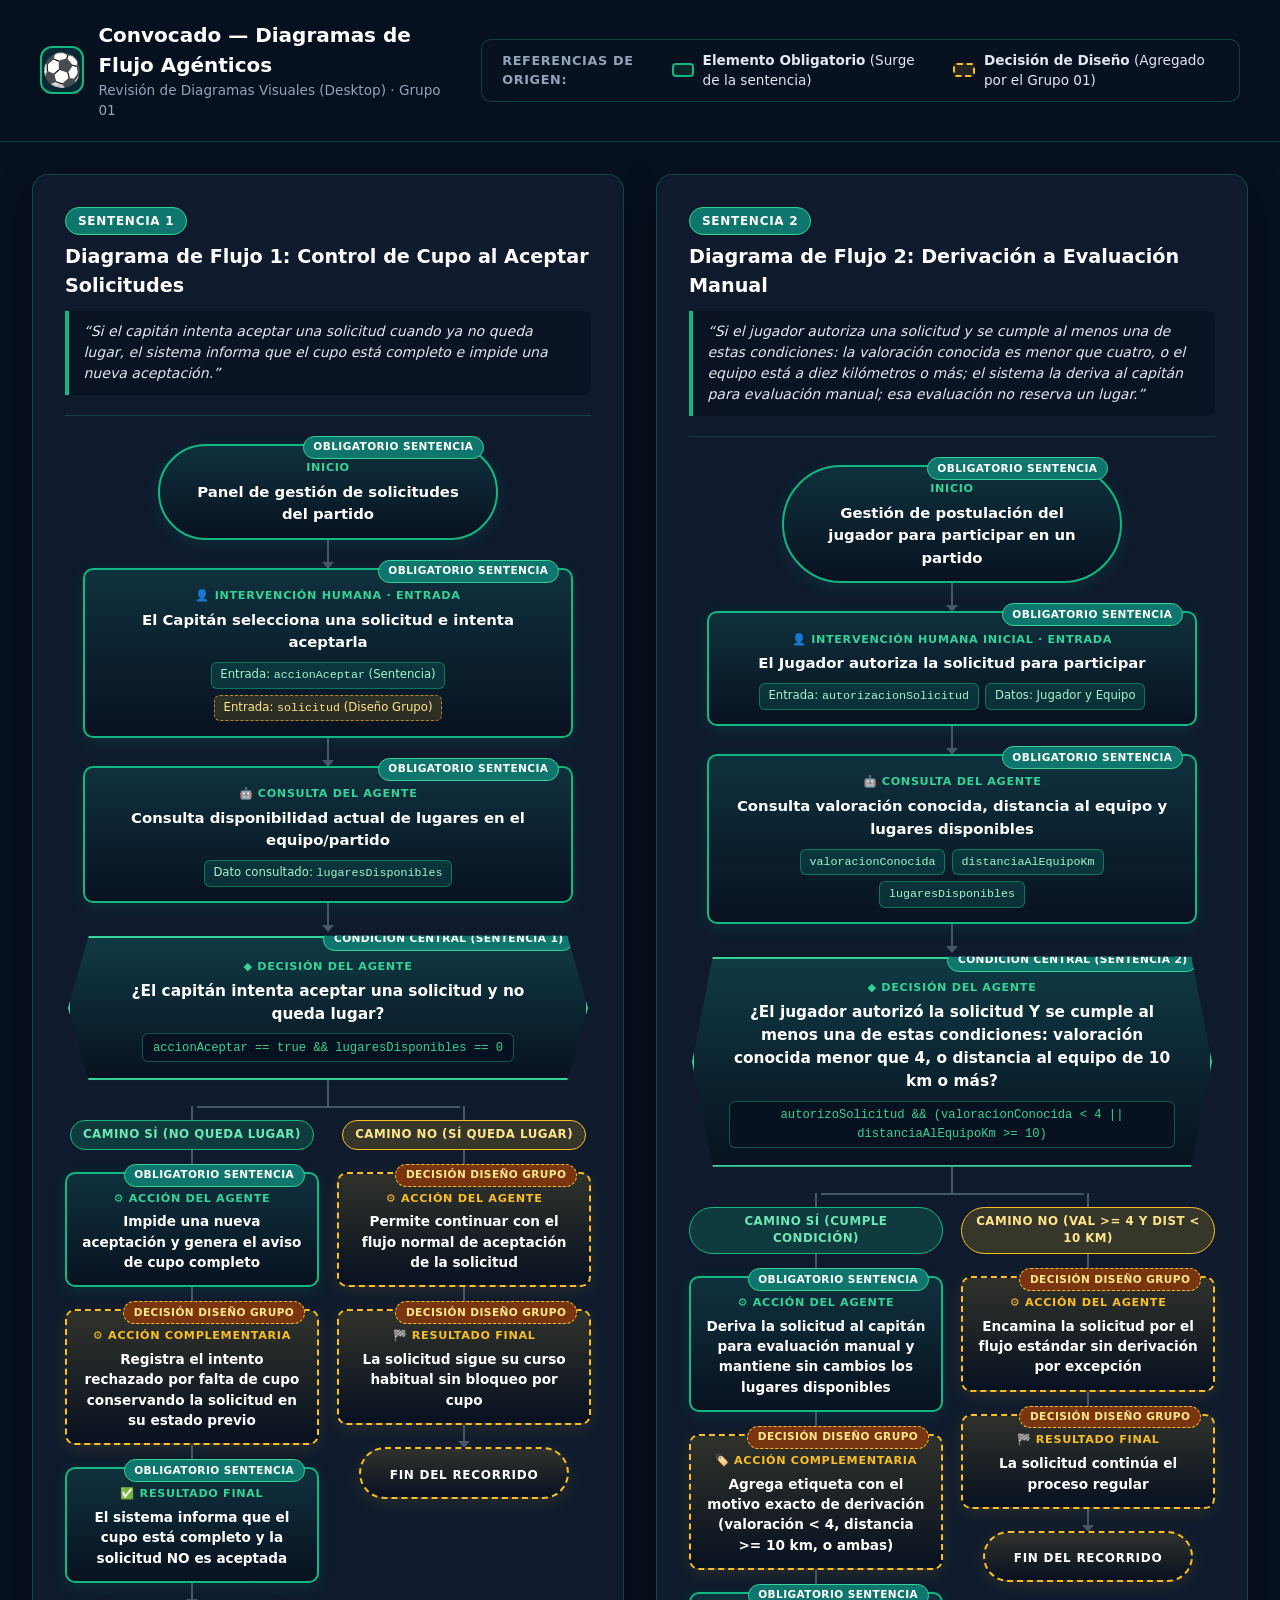
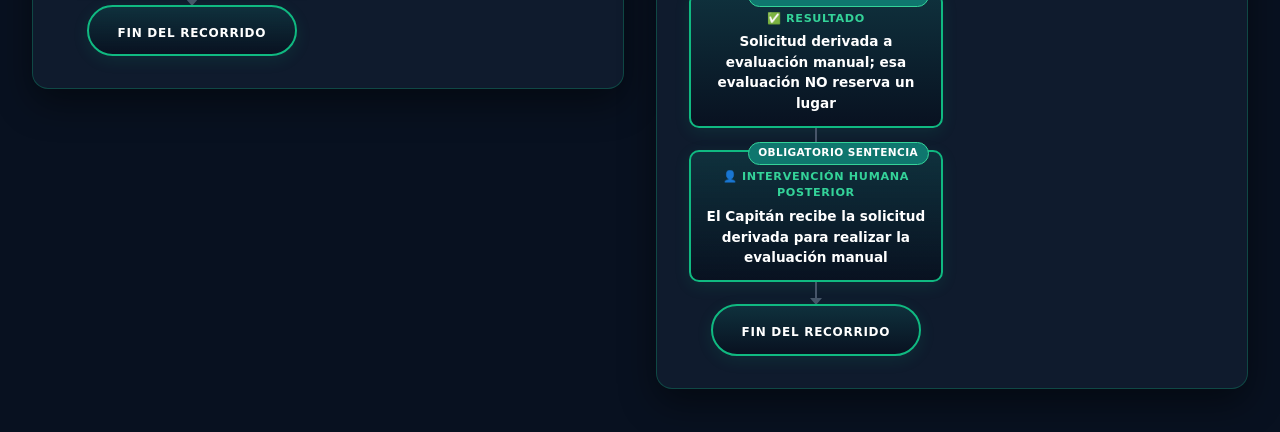
<file: diagramas.html>
<!DOCTYPE html>
<html lang="es">

<head>
  <meta charset="UTF-8" />
  <meta name="viewport" content="width=device-width, initial-scale=1.0" />
  <title>Diagramas de Flujo Visuales - Convocado (Grupo 01)</title>
  <link rel="stylesheet" href="diagramas.css" />
</head>

<body>

  <header class="page-header">
    <div class="header-inner">
      <div class="brand">
        <span class="brand-icon" aria-hidden="true">⚽</span>
        <div>
          <h1>Convocado — Diagramas de Flujo Agénticos</h1>
          <p>Revisión de Diagramas Visuales (Desktop) · Grupo 01</p>
        </div>
      </div>

      <!-- Leyenda Global de Origen -->
      <div class="legend" aria-label="Leyenda de distinción visual">
        <div class="legend-title">Referencias de Origen:</div>
        <div class="legend-item">
          <span class="legend-swatch swatch-mandatory"></span>
          <span><strong>Elemento Obligatorio</strong> (Surge de la sentencia)</span>
        </div>
        <div class="legend-item">
          <span class="legend-swatch swatch-design"></span>
          <span><strong>Decisión de Diseño</strong> (Agregado por el Grupo 01)</span>
        </div>
      </div>
    </div>
  </header>

  <main class="diagrams-grid">

    <!-- ===================================================================
         DIAGRAMA 1: SENTENCIA 1 (CONTROL DE CUPO)
         =================================================================== -->
    <section class="diagram-card" aria-labelledby="titulo-diagrama-1">
      <div class="diagram-header">
        <span class="sentence-tag">Sentencia 1</span>
        <h2 id="titulo-diagrama-1">Diagrama de Flujo 1: Control de Cupo al Aceptar Solicitudes</h2>
        <blockquote class="sentence-quote">
          “Si el capitán intenta aceptar una solicitud cuando ya no queda lugar, el sistema informa que el cupo está
          completo e impide una nueva aceptación.”
        </blockquote>
      </div>

      <div class="flowchart">

        <!-- 1. INICIO -->
        <div class="node node-terminal node-mandatory">
          <span class="node-origin-badge badge-mandatory">Obligatorio Sentencia</span>
          <div class="node-type">INICIO</div>
          <div class="node-title">Panel de gestión de solicitudes del partido</div>
        </div>

        <div class="connector-vertical"></div>

        <!-- 2. INTERVENCIÓN HUMANA + ENTRADA -->
        <div class="node node-human node-mandatory">
          <span class="node-origin-badge badge-mandatory">Obligatorio Sentencia</span>
          <div class="node-type">👤 INTERVENCIÓN HUMANA · ENTRADA</div>
          <div class="node-title">El Capitán selecciona una solicitud e intenta aceptarla</div>
          <div class="node-meta">
            <span class="meta-pill pill-mandatory">Entrada: <code>accionAceptar</code> (Sentencia)</span>
            <span class="meta-pill pill-design">Entrada: <code>solicitud</code> (Diseño Grupo)</span>
          </div>
        </div>

        <div class="connector-vertical"></div>

        <!-- 3. CONSULTA DEL AGENTE -->
        <div class="node node-agent-query node-mandatory">
          <span class="node-origin-badge badge-mandatory">Obligatorio Sentencia</span>
          <div class="node-type">🤖 CONSULTA DEL AGENTE</div>
          <div class="node-title">Consulta disponibilidad actual de lugares en el equipo/partido</div>
          <div class="node-meta">
            <span class="meta-pill pill-mandatory">Dato consultado: <code>lugaresDisponibles</code></span>
          </div>
        </div>

        <div class="connector-vertical"></div>

        <!-- 4. DECISIÓN CENTRAL -->
        <div class="decision-wrapper">
          <div class="node node-decision node-mandatory">
            <span class="node-origin-badge badge-mandatory">Condición Central (Sentencia 1)</span>
            <div class="node-type">◆ DECISIÓN DEL AGENTE</div>
            <div class="node-question">
              ¿El capitán intenta aceptar una solicitud y no queda lugar?
            </div>
            <div class="node-code"><code>accionAceptar == true && lugaresDisponibles == 0</code></div>
          </div>
        </div>

        <!-- BIFURCACIÓN SÍ / NO -->
        <div class="branches-container">
          <!-- Conector horizontal superior de bifurcación -->
          <div class="branch-split-bar"></div>

          <!-- CAMINO SÍ (IZQUIERDA) -->
          <div class="branch-column branch-yes">
            <div class="branch-badge badge-yes">CAMINO SÍ (No queda lugar)</div>
            <div class="connector-vertical short"></div>

            <!-- Acción Obligatoria -->
            <div class="node node-action node-mandatory">
              <span class="node-origin-badge badge-mandatory">Obligatorio Sentencia</span>
              <div class="node-type">⚙️ ACCIÓN DEL AGENTE</div>
              <div class="node-title">Impide una nueva aceptación y genera el aviso de cupo completo</div>
            </div>

            <div class="connector-vertical short"></div>

            <!-- Acción Diseño del Grupo -->
            <div class="node node-action node-design">
              <span class="node-origin-badge badge-design">Decisión Diseño Grupo</span>
              <div class="node-type">⚙️ ACCIÓN COMPLEMENTARIA</div>
              <div class="node-title">Registra el intento rechazado por falta de cupo conservando la solicitud en su
                estado previo</div>
            </div>

            <div class="connector-vertical short"></div>

            <!-- Resultado Final SÍ -->
            <div class="node node-result node-mandatory">
              <span class="node-origin-badge badge-mandatory">Obligatorio Sentencia</span>
              <div class="node-type">✅ RESULTADO FINAL</div>
              <div class="node-title">El sistema informa que el cupo está completo y la solicitud NO es aceptada</div>
            </div>

            <div class="connector-vertical short"></div>

            <div class="node node-terminal-end node-mandatory">
              FIN DEL RECORRIDO
            </div>
          </div>

          <!-- CAMINO NO (DERECHA) -->
          <div class="branch-column branch-no">
            <div class="branch-badge badge-no">CAMINO NO (Sí queda lugar)</div>
            <div class="connector-vertical short"></div>

            <!-- Acción Camino NO -->
            <div class="node node-action node-design">
              <span class="node-origin-badge badge-design">Decisión Diseño Grupo</span>
              <div class="node-type">⚙️ ACCIÓN DEL AGENTE</div>
              <div class="node-title">Permite continuar con el flujo normal de aceptación de la solicitud</div>
            </div>

            <div class="connector-vertical short"></div>

            <!-- Resultado Camino NO -->
            <div class="node node-result node-design">
              <span class="node-origin-badge badge-design">Decisión Diseño Grupo</span>
              <div class="node-type">🏁 RESULTADO FINAL</div>
              <div class="node-title">La solicitud sigue su curso habitual sin bloqueo por cupo</div>
            </div>

            <div class="connector-vertical short"></div>

            <div class="node node-terminal-end node-design">
              FIN DEL RECORRIDO
            </div>
          </div>
        </div>

      </div>
    </section>

    <!-- ===================================================================
         DIAGRAMA 2: SENTENCIA 2 (DERIVACIÓN A EVALUACIÓN MANUAL)
         =================================================================== -->
    <section class="diagram-card" aria-labelledby="titulo-diagrama-2">
      <div class="diagram-header">
        <span class="sentence-tag">Sentencia 2</span>
        <h2 id="titulo-diagrama-2">Diagrama de Flujo 2: Derivación a Evaluación Manual</h2>
        <blockquote class="sentence-quote">
          “Si el jugador autoriza una solicitud y se cumple al menos una de estas condiciones: la valoración conocida es
          menor que cuatro, o el equipo está a diez kilómetros o más; el sistema la deriva al capitán para evaluación
          manual; esa evaluación no reserva un lugar.”
        </blockquote>
      </div>

      <div class="flowchart">

        <!-- 1. INICIO -->
        <div class="node node-terminal node-mandatory">
          <span class="node-origin-badge badge-mandatory">Obligatorio Sentencia</span>
          <div class="node-type">INICIO</div>
          <div class="node-title">Gestión de postulación del jugador para participar en un partido</div>
        </div>

        <div class="connector-vertical"></div>

        <!-- 2. INTERVENCIÓN HUMANA INICIAL + ENTRADA -->
        <div class="node node-human node-mandatory">
          <span class="node-origin-badge badge-mandatory">Obligatorio Sentencia</span>
          <div class="node-type">👤 INTERVENCIÓN HUMANA INICIAL · ENTRADA</div>
          <div class="node-title">El Jugador autoriza la solicitud para participar</div>
          <div class="node-meta">
            <span class="meta-pill pill-mandatory">Entrada: <code>autorizacionSolicitud</code></span>
            <span class="meta-pill pill-mandatory">Datos: Jugador y Equipo</span>
          </div>
        </div>

        <div class="connector-vertical"></div>

        <!-- 3. CONSULTA DEL AGENTE -->
        <div class="node node-agent-query node-mandatory">
          <span class="node-origin-badge badge-mandatory">Obligatorio Sentencia</span>
          <div class="node-type">🤖 CONSULTA DEL AGENTE</div>
          <div class="node-title">Consulta valoración conocida, distancia al equipo y lugares disponibles</div>
          <div class="node-meta">
            <span class="meta-pill pill-mandatory"><code>valoracionConocida</code></span>
            <span class="meta-pill pill-mandatory"><code>distanciaAlEquipoKm</code></span>
            <span class="meta-pill pill-mandatory"><code>lugaresDisponibles</code></span>
          </div>
        </div>

        <div class="connector-vertical"></div>

        <!-- 4. DECISIÓN CENTRAL -->
        <div class="decision-wrapper">
          <div class="node node-decision node-mandatory">
            <span class="node-origin-badge badge-mandatory">Condición Central (Sentencia 2)</span>
            <div class="node-type">◆ DECISIÓN DEL AGENTE</div>
            <div class="node-question">
              ¿El jugador autorizó la solicitud Y se cumple al menos una de estas condiciones: valoración conocida menor que 4, o distancia al equipo de 10 km o más?
            </div>
            <div class="node-code">
              <code>autorizoSolicitud && (valoracionConocida &lt; 4 || distanciaAlEquipoKm &gt;= 10)</code></div>
          </div>
        </div>

        <!-- BIFURCACIÓN SÍ / NO -->
        <div class="branches-container">
          <div class="branch-split-bar"></div>

          <!-- CAMINO SÍ (IZQUIERDA) -->
          <div class="branch-column branch-yes">
            <div class="branch-badge badge-yes">CAMINO SÍ (Cumple condición)</div>
            <div class="connector-vertical short"></div>

            <!-- Acción Obligatoria -->
            <div class="node node-action node-mandatory">
              <span class="node-origin-badge badge-mandatory">Obligatorio Sentencia</span>
              <div class="node-type">⚙️ ACCIÓN DEL AGENTE</div>
              <div class="node-title">Deriva la solicitud al capitán para evaluación manual y mantiene sin cambios los
                lugares disponibles</div>
            </div>

            <div class="connector-vertical short"></div>

            <!-- Acción Diseño del Grupo -->
            <div class="node node-action node-design">
              <span class="node-origin-badge badge-design">Decisión Diseño Grupo</span>
              <div class="node-type">🏷️ ACCIÓN COMPLEMENTARIA</div>
              <div class="node-title">Agrega etiqueta con el motivo exacto de derivación (valoración &lt; 4, distancia
                &gt;= 10 km, o ambas)</div>
            </div>

            <div class="connector-vertical short"></div>

            <!-- Resultado Obligatorio -->
            <div class="node node-result node-mandatory">
              <span class="node-origin-badge badge-mandatory">Obligatorio Sentencia</span>
              <div class="node-type">✅ RESULTADO</div>
              <div class="node-title">Solicitud derivada a evaluación manual; esa evaluación NO reserva un lugar</div>
            </div>

            <div class="connector-vertical short"></div>

            <!-- Intervención Humana Posterior -->
            <div class="node node-human node-mandatory">
              <span class="node-origin-badge badge-mandatory">Obligatorio Sentencia</span>
              <div class="node-type">👤 INTERVENCIÓN HUMANA POSTERIOR</div>
              <div class="node-title">El Capitán recibe la solicitud derivada para realizar la evaluación manual</div>
            </div>

            <div class="connector-vertical short"></div>

            <div class="node node-terminal-end node-mandatory">
              FIN DEL RECORRIDO
            </div>
          </div>

          <!-- CAMINO NO (DERECHA) -->
          <div class="branch-column branch-no">
            <div class="branch-badge badge-no">CAMINO NO (Val &gt;= 4 Y Dist &lt; 10 km)</div>
            <div class="connector-vertical short"></div>

            <!-- Acción Camino NO -->
            <div class="node node-action node-design">
              <span class="node-origin-badge badge-design">Decisión Diseño Grupo</span>
              <div class="node-type">⚙️ ACCIÓN DEL AGENTE</div>
              <div class="node-title">Encamina la solicitud por el flujo estándar sin derivación por excepción</div>
            </div>

            <div class="connector-vertical short"></div>

            <!-- Resultado Camino NO -->
            <div class="node node-result node-design">
              <span class="node-origin-badge badge-design">Decisión Diseño Grupo</span>
              <div class="node-type">🏁 RESULTADO FINAL</div>
              <div class="node-title">La solicitud continúa el proceso regular</div>
            </div>

            <div class="connector-vertical short"></div>

            <div class="node node-terminal-end node-design">
              FIN DEL RECORRIDO
            </div>
          </div>
        </div>

      </div>
    </section>

  </main>

</body>

</html>
</file>
<file: diagramas.css>
/* ==========================================================================
   ESTILOS DE DIAGRAMAS DE FLUJO VISUALES - CONVOCADO (GRUPO 01)
   Optimizado para Desktop, Tablet y Mobile — Paleta Oficial Convocado
   ========================================================================== */

:root {
  --bg-page: #081120;
  --bg-card: #0f1b2d;
  --bg-node: #081120;
  --text-primary: #ffffff;
  --text-secondary: #e2e8f0;
  --text-muted: #94a3b8;

  /* Paleta Oficial Convocado */
  --convocado-green-main: #0f766e;
  --convocado-green-sec: #10b981;
  --convocado-green-light: #34d399;
  --convocado-yellow-accent: #fbbf24;

  /* Colores para Elementos Obligatorios de la Sentencia (Verde Convocado) */
  --mandatory-border: #10b981;
  --mandatory-bg: rgba(16, 185, 129, 0.13);
  --mandatory-badge-bg: #0f766e;
  --mandatory-badge-text: #ffffff;

  /* Colores para Decisiones de Diseño del Grupo (Amarillo Acento Logo) */
  --design-border: #fbbf24;
  --design-bg: rgba(251, 191, 36, 0.11);
  --design-badge-bg: #78350f;
  --design-badge-text: #fde68a;

  /* Acentos de tipos de nodo alineados a la identidad verde/amarilla */
  --decision-accent: #34d399;
  --human-accent: #10b981;
  --yes-color: #10b981;
  --no-color: #fbbf24;
  --line-color: #475569;
}

* {
  box-sizing: border-box;
  margin: 0;
  padding: 0;
}

body {
  font-family: 'Segoe UI', system-ui, -apple-system, sans-serif;
  background-color: var(--bg-page);
  color: var(--text-primary);
  line-height: 1.5;
  padding-bottom: 3rem;
  overflow-x: hidden;
}

/* ==========================================================================
   ENCABEZADO Y LEYENDA DE ORIGEN
   ========================================================================== */
.page-header {
  background: rgba(8, 17, 32, 0.95);
  border-bottom: 1px solid rgba(16, 185, 129, 0.28);
  padding: 1.25rem 2.5rem;
  position: sticky;
  top: 0;
  z-index: 100;
  backdrop-filter: blur(8px);
}

.header-inner {
  max-width: 1560px;
  margin: 0 auto;
  display: flex;
  align-items: center;
  justify-content: space-between;
  gap: 2rem;
}

.brand {
  display: flex;
  align-items: center;
  gap: 0.9rem;
}

.brand-icon {
  font-size: 2rem;
  background: rgba(15, 118, 110, 0.25);
  border: 2px solid var(--mandatory-border);
  width: 48px;
  height: 48px;
  border-radius: 12px;
  display: flex;
  align-items: center;
  justify-content: center;
}

.brand h1 {
  font-size: 1.25rem;
  font-weight: 700;
  color: var(--text-primary);
}

.brand p {
  font-size: 0.85rem;
  color: var(--text-muted);
}

.legend {
  display: flex;
  align-items: center;
  gap: 1.5rem;
  background: #081120;
  padding: 0.65rem 1.25rem;
  border-radius: 10px;
  border: 1px solid rgba(16, 185, 129, 0.3);
}

.legend-title {
  font-size: 0.8rem;
  text-transform: uppercase;
  letter-spacing: 0.05em;
  color: var(--text-muted);
  font-weight: 700;
}

.legend-item {
  display: flex;
  align-items: center;
  gap: 0.55rem;
  font-size: 0.85rem;
  color: var(--text-secondary);
}

.legend-swatch {
  width: 22px;
  height: 14px;
  border-radius: 4px;
  display: inline-block;
  flex-shrink: 0;
}

.swatch-mandatory {
  background: var(--mandatory-bg);
  border: 2px solid var(--mandatory-border);
}

.swatch-design {
  background: var(--design-bg);
  border: 2px dashed var(--design-border);
}

/* ==========================================================================
   GRILLA DE LOS DOS DIAGRAMAS EN DESKTOP
   ========================================================================== */
.diagrams-grid {
  max-width: 1560px;
  margin: 2rem auto 0;
  padding: 0 2rem;
  display: grid;
  grid-template-columns: 1fr 1fr;
  gap: 2rem;
  align-items: start;
}

.diagram-card {
  background: var(--bg-card);
  border: 1px solid rgba(16, 185, 129, 0.28);
  border-radius: 16px;
  padding: 2rem;
  box-shadow: 0 14px 36px rgba(0, 0, 0, 0.45);
  width: 100%;
  overflow: hidden;
}

.diagram-header {
  margin-bottom: 1.75rem;
  border-bottom: 1px solid rgba(52, 211, 153, 0.2);
  padding-bottom: 1.25rem;
}

.sentence-tag {
  display: inline-block;
  background: var(--convocado-green-main);
  color: #ffffff;
  border: 1px solid var(--convocado-green-light);
  font-size: 0.75rem;
  font-weight: 700;
  text-transform: uppercase;
  letter-spacing: 0.06em;
  padding: 0.25rem 0.75rem;
  border-radius: 999px;
  margin-bottom: 0.5rem;
}

.diagram-header h2 {
  font-size: 1.2rem;
  margin-bottom: 0.65rem;
  color: #ffffff;
}

.sentence-quote {
  font-size: 0.88rem;
  color: var(--text-secondary);
  background: rgba(8, 17, 32, 0.75);
  border-left: 4px solid var(--mandatory-border);
  padding: 0.65rem 0.9rem;
  border-radius: 0 8px 8px 0;
  font-style: italic;
}

/* ==========================================================================
   ESTRUCTURA DEL DIAGRAMA DE FLUJO (NODOS Y CONECTORES)
   ========================================================================== */
.flowchart {
  display: flex;
  flex-direction: column;
  align-items: center;
  width: 100%;
}

.node {
  position: relative;
  width: 100%;
  max-width: 490px;
  background: var(--bg-node);
  border-radius: 10px;
  padding: 1.15rem 1.15rem 0.9rem;
  text-align: center;
  transition: transform 0.15s ease, box-shadow 0.15s ease;
  overflow-wrap: break-word;
  word-wrap: break-word;
}

/* Distinción visual clave: Obligatorio (Verde) vs. Diseño del Grupo (Amarillo) */
.node-mandatory {
  border: 2px solid var(--mandatory-border);
  background: linear-gradient(180deg, rgba(15, 118, 110, 0.24) 0%, rgba(8, 17, 32, 0.96) 100%);
  box-shadow: 0 4px 16px rgba(16, 185, 129, 0.12);
}

.node-design {
  border: 2px dashed var(--design-border);
  background: linear-gradient(180deg, rgba(251, 191, 36, 0.14) 0%, rgba(8, 17, 32, 0.96) 100%);
  box-shadow: 0 4px 16px rgba(251, 191, 36, 0.1);
}

/* Etiqueta flotante de origen en cada nodo */
.node-origin-badge {
  position: absolute;
  top: -10px;
  right: 12px;
  font-size: 0.66rem;
  font-weight: 700;
  text-transform: uppercase;
  letter-spacing: 0.04em;
  padding: 0.16rem 0.6rem;
  border-radius: 999px;
}

.badge-mandatory {
  background: var(--mandatory-badge-bg);
  color: var(--mandatory-badge-text);
  border: 1px solid var(--convocado-green-light);
}

.badge-design {
  background: var(--design-badge-bg);
  color: var(--design-badge-text);
  border: 1px dashed var(--design-border);
}

/* Formas según tipo de nodo de diagrama */
.node-terminal {
  max-width: 340px;
  border-radius: 999px;
  padding: 0.9rem 1.4rem 0.75rem;
}

.node-terminal-end {
  max-width: 210px;
  border-radius: 999px;
  padding: 0.45rem 1rem;
  font-size: 0.75rem;
  font-weight: 700;
  letter-spacing: 0.06em;
}

.node-decision {
  max-width: 520px;
  border-width: 2.5px;
  border-color: var(--convocado-green-light);
  background: linear-gradient(180deg, rgba(15, 118, 110, 0.34) 0%, rgba(8, 17, 32, 0.97) 100%);
  clip-path: polygon(4% 0%, 96% 0%, 100% 50%, 96% 100%, 4% 100%, 0% 50%);
  padding: 1.35rem 2.2rem 1.05rem;
}

.decision-wrapper {
  width: 100%;
  display: flex;
  justify-content: center;
  position: relative;
  padding-top: 0.3rem;
}

.node-type {
  font-size: 0.7rem;
  font-weight: 800;
  letter-spacing: 0.06em;
  text-transform: uppercase;
  color: var(--convocado-green-light);
  margin-bottom: 0.25rem;
}

.node-design .node-type {
  color: var(--convocado-yellow-accent);
}

.node-title {
  font-size: 0.93rem;
  font-weight: 600;
  color: var(--text-primary);
}

.node-question {
  font-size: 0.96rem;
  font-weight: 700;
  color: #ffffff;
  margin: 0.2rem 0 0.45rem;
}

.node-code {
  font-size: 0.76rem;
  color: var(--convocado-green-light);
  background: rgba(8, 17, 32, 0.85);
  display: inline-block;
  max-width: 100%;
  padding: 0.22rem 0.65rem;
  border-radius: 6px;
  border: 1px solid rgba(52, 211, 153, 0.35);
  white-space: normal;
  word-break: break-word;
}

/* Metadatos internos de entrada/consulta */
.node-meta {
  margin-top: 0.55rem;
  display: flex;
  flex-wrap: wrap;
  justify-content: center;
  gap: 0.4rem;
}

.meta-pill {
  font-size: 0.73rem;
  padding: 0.18rem 0.55rem;
  border-radius: 6px;
}

.pill-mandatory {
  background: rgba(15, 118, 110, 0.28);
  color: #a7f3d0;
  border: 1px solid rgba(16, 185, 129, 0.5);
}

.pill-design {
  background: rgba(251, 191, 36, 0.15);
  color: #fde68a;
  border: 1px dashed rgba(251, 191, 36, 0.65);
}

/* ==========================================================================
   CONECTORES Y FLECHAS
   ========================================================================== */
.connector-vertical {
  width: 2px;
  height: 28px;
  background-color: var(--line-color);
  position: relative;
}

.connector-vertical.short {
  height: 22px;
}

.connector-vertical::after {
  content: '';
  position: absolute;
  bottom: -1px;
  left: 50%;
  transform: translateX(-50%);
  border-left: 6px solid transparent;
  border-right: 6px solid transparent;
  border-top: 7px solid var(--line-color);
}

/* ==========================================================================
   BIFURCACIÓN DE CAMINOS SÍ / NO
   ========================================================================== */
.branches-container {
  width: 100%;
  position: relative;
  display: grid;
  grid-template-columns: 1fr 1fr;
  gap: 1.15rem;
  padding-top: 22px;
  margin-top: 4px;
}

.branches-container::before {
  content: '';
  position: absolute;
  top: -4px;
  left: 50%;
  transform: translateX(-50%);
  width: 2px;
  height: 26px;
  background-color: var(--line-color);
}

.branch-split-bar {
  position: absolute;
  top: 22px;
  left: 25%;
  right: 25%;
  height: 2px;
  background-color: var(--line-color);
}

.branch-column {
  display: flex;
  flex-direction: column;
  align-items: center;
  position: relative;
  min-width: 0;
}

.branch-column::before {
  content: '';
  position: absolute;
  top: 0;
  left: 50%;
  transform: translateX(-50%);
  width: 2px;
  height: 14px;
  background-color: var(--line-color);
}

.branch-badge {
  margin-top: 14px;
  font-size: 0.74rem;
  font-weight: 800;
  letter-spacing: 0.04em;
  padding: 0.3rem 0.75rem;
  border-radius: 999px;
  text-transform: uppercase;
  text-align: center;
}

.badge-yes {
  background: rgba(16, 185, 129, 0.2);
  color: #6ee7b7;
  border: 1.5px solid var(--yes-color);
}

.badge-no {
  background: rgba(251, 191, 36, 0.16);
  color: #fde68a;
  border: 1.5px solid var(--no-color);
}

.branch-column .node {
  padding: 1.05rem 0.9rem 0.8rem;
}

.branch-column .node-title {
  font-size: 0.85rem;
}

/* ==========================================================================
   ADAPTACIÓN RESPONSIVE DE DIAGRAMAS (TABLET Y MOBILE)
   ========================================================================== */
@media (max-width: 1100px) {
  .diagrams-grid {
    grid-template-columns: 1fr;
    padding: 0 1.25rem;
  }

  .header-inner {
    flex-direction: column;
    align-items: flex-start;
    gap: 1rem;
  }

  .legend {
    flex-wrap: wrap;
    width: 100%;
  }
}

@media (max-width: 680px) {
  .diagram-card {
    padding: 1.25rem 1rem;
  }

  .node-decision {
    clip-path: none;
    border-radius: 12px;
    padding: 1.35rem 1rem 1rem;
  }

  .node-origin-badge {
    position: static;
    display: inline-block;
    margin-bottom: 0.45rem;
  }

  .node,
  .branch-column .node {
    padding: 0.9rem 0.85rem;
  }

  /* Apilar Camino SÍ y Camino NO en pantallas móviles para evitar overflow horizontal */
  .branches-container {
    grid-template-columns: 1fr;
    gap: 1.75rem;
    padding-top: 12px;
  }

  .branch-split-bar {
    display: none;
  }

  .branches-container::before {
    height: 16px;
  }

  .branch-column::before {
    display: none;
  }

  .branch-badge {
    margin-top: 4px;
    width: 100%;
    max-width: 320px;
  }
}
</file>
<file: styles.css>
/* ==========================================================================
   ESTILOS GENERALES DE LA LANDING - CONVOCADO (GRUPO 01)
   Diseño Responsive Completo (Desktop, Tablet 1024px, Tablet 768px, Mobile 480px)
   Identidad Visual alineada al Logo Oficial de Convocado
   ========================================================================== */

:root {
  --bg-deep: #081120;
  --bg-section-alt: #0b1628;
  --surface-card: #0f1b2d;
  --surface-elevated: #081120;
  --border-subtle: #1e334d;
  --border-highlight: #0f766e;

  --brand-primary: #0f766e;
  --brand-secondary: #10b981;
  --brand-light: #34d399;
  --brand-yellow: #fbbf24;
  --brand-white: #ffffff;
}

html {
  scroll-behavior: smooth;
  overflow-x: hidden;
}

body {
  background-color: var(--bg-deep);
  color: var(--text-primary);
  font-family: 'Segoe UI', system-ui, -apple-system, BlinkMacSystemFont, sans-serif;
  width: 100%;
  max-width: 100vw;
  overflow-x: hidden;
  padding-bottom: 0;
}

.section-container {
  max-width: 1520px;
  margin: 0 auto;
  padding: 0 2.5rem;
}

/* ==========================================================================
   1. HEADER STICKY
   ========================================================================== */
.site-header {
  position: sticky;
  top: 0;
  z-index: 200;
  background: rgba(8, 17, 32, 0.94);
  backdrop-filter: blur(12px);
  border-bottom: 1px solid rgba(16, 185, 129, 0.3);
  box-shadow: 0 4px 24px rgba(0, 0, 0, 0.4);
}

.header-container {
  max-width: 1520px;
  margin: 0 auto;
  padding: 0.85rem 2.5rem;
  display: flex;
  align-items: center;
  justify-content: space-between;
  gap: 1.5rem;
  flex-wrap: wrap;
}

.brand-logo {
  display: flex;
  align-items: center;
  gap: 0.95rem;
  text-decoration: none;
  color: var(--brand-white);
}

.header-logo-container,
.hero-logo-container,
.footer-logo-container {
  background: var(--brand-white);
  border: 2px solid var(--brand-secondary);
  display: flex;
  align-items: center;
  justify-content: center;
  flex-shrink: 0;
}

.header-logo-container {
  height: 56px;
  padding: 4px 9px;
  border-radius: 11px;
  box-shadow: 0 0 18px rgba(16, 185, 129, 0.28);
}

.footer-logo-container {
  height: 56px;
  padding: 4px 9px;
  border-radius: 11px;
  box-shadow: 0 0 18px rgba(16, 185, 129, 0.25);
}

.convocado-logo-img {
  height: 100%;
  width: auto;
  max-width: 100%;
  object-fit: contain;
  display: block;
}

.brand-text {
  display: flex;
  flex-direction: column;
}

.brand-name {
  font-size: 1.18rem;
  font-weight: 800;
  letter-spacing: 0.06em;
  color: var(--brand-white);
}

.brand-group {
  font-size: 0.76rem;
  color: var(--brand-light);
  font-weight: 600;
}

.main-nav {
  display: flex;
  align-items: center;
  gap: 0.45rem;
  background: rgba(15, 27, 45, 0.85);
  padding: 0.35rem;
  border-radius: 999px;
  border: 1px solid rgba(16, 185, 129, 0.28);
  flex-wrap: wrap;
  justify-content: center;
}

.nav-link {
  color: var(--text-secondary);
  text-decoration: none;
  font-size: 0.88rem;
  font-weight: 600;
  padding: 0.45rem 1.15rem;
  border-radius: 999px;
  transition: all 0.2s ease;
  white-space: nowrap;
}

.nav-link:hover,
.nav-link.active {
  color: var(--brand-white);
  background: var(--brand-primary);
  box-shadow: 0 0 14px rgba(16, 185, 129, 0.35), inset 0 0 0 1px var(--brand-light);
}

.header-legend {
  display: flex;
  align-items: center;
  gap: 0.65rem;
  flex-wrap: wrap;
}

.legend-chip {
  display: inline-flex;
  align-items: center;
  gap: 0.45rem;
  font-size: 0.76rem;
  font-weight: 600;
  padding: 0.36rem 0.8rem;
  border-radius: 8px;
  background: var(--surface-elevated);
}

.chip-mandatory {
  border: 1px solid var(--brand-secondary);
  color: #a7f3d0;
}

.chip-design {
  border: 1px dashed var(--brand-yellow);
  color: #fde68a;
}

.dot {
  width: 8px;
  height: 8px;
  border-radius: 50%;
  flex-shrink: 0;
}

.dot-mandatory {
  background: var(--brand-secondary);
}

.dot-design {
  background: var(--brand-yellow);
}

/* ==========================================================================
   2. HERO / PRESENTACIÓN DE LA STARTUP
   ========================================================================== */
.hero-section {
  padding: 4.5rem 0 4.25rem;
  background:
    radial-gradient(circle at 18% 25%, rgba(15, 118, 110, 0.28), transparent 42%),
    radial-gradient(circle at 82% 28%, rgba(16, 185, 129, 0.14), transparent 42%),
    radial-gradient(circle at 50% 85%, rgba(251, 191, 36, 0.06), transparent 45%);
  border-bottom: 1px solid rgba(16, 185, 129, 0.25);
}

.hero-grid {
  display: grid;
  grid-template-columns: 1.25fr 0.95fr;
  gap: 3.25rem;
  align-items: center;
}

.eyebrow-badge {
  display: inline-flex;
  align-items: center;
  gap: 0.55rem;
  background: rgba(15, 118, 110, 0.25);
  border: 1px solid rgba(52, 211, 153, 0.45);
  color: var(--brand-light);
  font-size: 0.78rem;
  font-weight: 700;
  text-transform: uppercase;
  letter-spacing: 0.06em;
  padding: 0.38rem 0.95rem;
  border-radius: 999px;
  margin-bottom: 1.5rem;
  flex-wrap: wrap;
}

.hero-brand-lockup {
  display: flex;
  align-items: center;
  gap: 1.4rem;
  margin-bottom: 1.4rem;
}

.hero-logo-container {
  height: 136px;
  padding: 10px 16px;
  border-radius: 20px;
  border: 2.5px solid var(--brand-secondary);
  box-shadow:
    0 0 36px rgba(16, 185, 129, 0.42),
    0 12px 32px rgba(0, 0, 0, 0.45);
}

.startup-label {
  font-size: 0.82rem;
  font-weight: 800;
  letter-spacing: 0.15em;
  color: var(--brand-yellow);
  margin-bottom: 0.2rem;
}

.hero-title {
  font-size: 3.45rem;
  font-weight: 900;
  letter-spacing: -0.02em;
  line-height: 1.04;
  color: var(--brand-white);
  text-shadow: 0 4px 24px rgba(15, 118, 110, 0.55);
}

.hero-objective {
  font-size: 1.38rem;
  font-weight: 700;
  color: var(--brand-white);
  margin-bottom: 0.95rem;
  border-left: 4px solid var(--brand-secondary);
  padding-left: 1.1rem;
}

.hero-description {
  font-size: 1.02rem;
  color: var(--text-secondary);
  max-width: 680px;
  margin-bottom: 2rem;
  line-height: 1.6;
}

.hero-actions {
  display: flex;
  flex-wrap: wrap;
  gap: 0.9rem;
}

.btn {
  display: inline-flex;
  align-items: center;
  justify-content: center;
  text-decoration: none;
  font-size: 0.9rem;
  font-weight: 700;
  padding: 0.8rem 1.4rem;
  border-radius: 10px;
  transition: all 0.2s ease;
  cursor: pointer;
  text-align: center;
}

.btn-primary {
  background: linear-gradient(135deg, var(--brand-secondary) 0%, var(--brand-primary) 100%);
  color: var(--brand-white);
  border: 1px solid var(--brand-light);
  box-shadow: 0 6px 18px rgba(15, 118, 110, 0.4);
}

.btn-primary:hover {
  background: linear-gradient(135deg, var(--brand-light) 0%, var(--brand-secondary) 100%);
  color: #042f2e;
  transform: translateY(-1px);
}

.btn-secondary {
  background: var(--surface-card);
  color: var(--brand-white);
  border: 1px solid rgba(52, 211, 153, 0.4);
}

.btn-secondary:hover {
  border-color: var(--brand-yellow);
  color: var(--brand-yellow);
}

.btn-ghost {
  background: rgba(15, 118, 110, 0.18);
  color: #a7f3d0;
  border: 1px solid rgba(16, 185, 129, 0.4);
  padding: 0.55rem 1.05rem;
  border-radius: 8px;
  font-size: 0.83rem;
  font-weight: 700;
  cursor: pointer;
  text-decoration: none;
  transition: all 0.18s ease;
  display: inline-block;
}

.btn-ghost:hover {
  background: var(--brand-primary);
  border-color: var(--brand-light);
  color: var(--brand-white);
}

/* Tarjeta lateral del Hero */
.hero-summary-card {
  background: var(--surface-card);
  border: 1px solid rgba(16, 185, 129, 0.32);
  border-radius: 16px;
  padding: 1.85rem;
  box-shadow: 0 18px 40px rgba(0, 0, 0, 0.45);
}

.summary-card-header {
  display: flex;
  align-items: center;
  gap: 0.65rem;
  padding-bottom: 1rem;
  border-bottom: 1px solid var(--border-subtle);
  margin-bottom: 1.25rem;
}

.status-indicator {
  width: 10px;
  height: 10px;
  border-radius: 50%;
  background: var(--brand-secondary);
  box-shadow: 0 0 10px var(--brand-secondary);
  flex-shrink: 0;
}

.summary-card-header h2 {
  font-size: 1.02rem;
  font-weight: 700;
  color: var(--brand-white);
}

.summary-rules {
  display: flex;
  flex-direction: column;
  gap: 1.05rem;
}

.summary-rule-item {
  display: flex;
  gap: 1rem;
  background: rgba(8, 17, 32, 0.72);
  padding: 1.1rem;
  border-radius: 12px;
  border: 1px solid rgba(16, 185, 129, 0.25);
}

.rule-num {
  font-size: 1.05rem;
  font-weight: 900;
  color: var(--brand-yellow);
  background: rgba(15, 118, 110, 0.35);
  border: 1px solid rgba(52, 211, 153, 0.4);
  width: 40px;
  height: 40px;
  border-radius: 9px;
  display: flex;
  align-items: center;
  justify-content: center;
  flex-shrink: 0;
}

.summary-rule-item h3 {
  font-size: 0.96rem;
  color: var(--brand-white);
  margin-bottom: 0.25rem;
}

.summary-rule-item p {
  font-size: 0.86rem;
  color: var(--text-secondary);
}

.summary-card-footer {
  margin-top: 1.2rem;
  padding-top: 0.9rem;
  border-top: 1px solid var(--border-subtle);
  font-size: 0.8rem;
  color: var(--brand-light);
  text-align: center;
  font-weight: 600;
}

/* ==========================================================================
   3. SECCIÓN NUESTRO ENFOQUE
   ========================================================================== */
.approach-section {
  padding: 4.5rem 0;
  border-bottom: 1px solid rgba(16, 185, 129, 0.22);
}

.approach-card {
  background: linear-gradient(180deg, rgba(15, 27, 45, 0.96) 0%, rgba(8, 17, 32, 0.96) 100%);
  border: 1px solid rgba(16, 185, 129, 0.32);
  border-radius: 18px;
  padding: 2.6rem 2.8rem;
  box-shadow: 0 14px 36px rgba(0, 0, 0, 0.35);
}

.approach-header {
  margin-bottom: 1.2rem;
}

.section-tag {
  display: inline-block;
  font-size: 0.76rem;
  font-weight: 800;
  text-transform: uppercase;
  letter-spacing: 0.08em;
  color: var(--brand-light);
  margin-bottom: 0.35rem;
}

.approach-header h2 {
  font-size: 1.65rem;
  color: var(--brand-white);
}

.approach-lead {
  font-size: 1.06rem;
  color: var(--text-secondary);
  line-height: 1.72;
  margin-bottom: 2rem;
}

.origin-comparison-banner {
  display: grid;
  grid-template-columns: 1fr 1fr;
  gap: 1.75rem;
  align-items: stretch;
}

.origin-box {
  padding: 1.35rem 1.5rem;
  border-radius: 14px;
  display: flex;
  flex-direction: column;
  justify-content: center;
}

.origin-mandatory {
  background: linear-gradient(135deg, rgba(15, 118, 110, 0.22) 0%, rgba(8, 17, 32, 0.85) 100%);
  border: 2px solid var(--brand-secondary);
}

.origin-design {
  background: linear-gradient(135deg, rgba(251, 191, 36, 0.12) 0%, rgba(8, 17, 32, 0.85) 100%);
  border: 2px dashed var(--brand-yellow);
}

.origin-badge {
  display: inline-block;
  align-self: flex-start;
  font-size: 0.73rem;
  font-weight: 800;
  text-transform: uppercase;
  letter-spacing: 0.05em;
  padding: 0.24rem 0.75rem;
  border-radius: 999px;
  margin-bottom: 0.6rem;
}

.origin-box p {
  font-size: 0.92rem;
  color: var(--text-secondary);
  line-height: 1.55;
}

/* ==========================================================================
   4. SECCIONES SENTENCIA 1 Y SENTENCIA 2 (SPLIT LAYOUT DESKTOP 45% / 55%)
   ========================================================================== */
.sentence-section {
  padding: 4.75rem 0;
  border-bottom: 1px solid rgba(16, 185, 129, 0.24);
}

.sentence-section.alt-bg {
  background-color: var(--bg-section-alt);
}

.section-heading-bar {
  display: flex;
  align-items: flex-end;
  justify-content: space-between;
  gap: 1rem;
  margin-bottom: 2.1rem;
  padding-bottom: 1.15rem;
  border-bottom: 1px solid var(--border-subtle);
  flex-wrap: wrap;
}

.section-main-title {
  font-size: 1.75rem;
  color: var(--brand-white);
}

.sentence-split-layout {
  display: grid;
  grid-template-columns: 45fr 55fr;
  gap: 2.25rem;
  align-items: start;
}

.sentence-left-col,
.sentence-right-col {
  min-width: 0;
}

.sentence-left-col {
  display: flex;
  flex-direction: column;
  gap: 1.5rem;
}

/* Caja destacada de Sentencia Oficial */
.official-sentence-box {
  background: linear-gradient(135deg, rgba(15, 118, 110, 0.26) 0%, rgba(8, 17, 32, 0.96) 100%);
  border: 2px solid var(--brand-secondary);
  border-radius: 14px;
  padding: 1.55rem 1.7rem;
  box-shadow: 0 8px 26px rgba(15, 118, 110, 0.18);
}

.box-label {
  margin-bottom: 0.65rem;
}

.badge-mandatory-inline {
  display: inline-block;
  background: var(--brand-primary);
  color: var(--brand-white);
  border: 1px solid var(--brand-light);
  font-size: 0.72rem;
  font-weight: 800;
  text-transform: uppercase;
  letter-spacing: 0.05em;
  padding: 0.22rem 0.7rem;
  border-radius: 999px;
}

.official-sentence-box blockquote {
  font-size: 1.04rem;
  font-weight: 600;
  color: var(--brand-white);
  line-height: 1.62;
}

/* Tarjetas de Análisis y Propuesta */
.info-card {
  background: var(--surface-card);
  border: 1px solid var(--border-subtle);
  border-radius: 14px;
  padding: 1.65rem 1.75rem;
}

.card-title {
  font-size: 1.08rem;
  font-weight: 700;
  color: var(--brand-white);
  margin-bottom: 1.1rem;
  padding-bottom: 0.65rem;
  border-bottom: 1px solid rgba(16, 185, 129, 0.25);
}

.analysis-list {
  list-style: none;
  display: flex;
  flex-direction: column;
  gap: 0.9rem;
}

.analysis-list li {
  display: grid;
  grid-template-columns: 170px 1fr;
  gap: 0.85rem;
  font-size: 0.93rem;
  line-height: 1.55;
}

.analysis-key {
  font-weight: 700;
  color: var(--brand-light);
}

.analysis-val {
  color: var(--text-secondary);
  overflow-wrap: break-word;
}

.analysis-val code {
  background: rgba(8, 17, 32, 0.9);
  color: var(--brand-yellow);
  border: 1px solid rgba(251, 191, 36, 0.3);
  padding: 0.12rem 0.45rem;
  border-radius: 4px;
  font-size: 0.84rem;
  word-break: break-word;
}

/* Bloques de Propuesta Agéntica separados por origen */
.proposal-split-block {
  padding: 1.15rem 1.25rem;
  border-radius: 11px;
  margin-top: 1rem;
}

.proposal-split-block p {
  font-size: 0.92rem;
  color: var(--text-secondary);
  margin-top: 0.55rem;
  line-height: 1.58;
}

.mandatory-block {
  background: rgba(15, 118, 110, 0.16);
  border: 1.5px solid var(--brand-secondary);
}

.design-block {
  background: rgba(251, 191, 36, 0.1);
  border: 1.5px dashed var(--brand-yellow);
}

.origin-pill {
  display: inline-block;
  font-size: 0.72rem;
  font-weight: 800;
  text-transform: uppercase;
  letter-spacing: 0.04em;
  padding: 0.2rem 0.65rem;
  border-radius: 6px;
}

/* ==========================================================================
   5. DESPLEGABLES (DETAILS / SUMMARY)
   ========================================================================== */
.accordions-group {
  display: flex;
  flex-direction: column;
  gap: 1rem;
}

.custom-details {
  background: var(--surface-card);
  border: 1px solid var(--border-subtle);
  border-radius: 12px;
  overflow: hidden;
  transition: border-color 0.2s ease, box-shadow 0.2s ease;
}

.custom-details:hover {
  border-color: rgba(52, 211, 153, 0.55);
}

.custom-details[open] {
  border-color: var(--brand-secondary);
  box-shadow: 0 6px 20px rgba(0, 0, 0, 0.3);
}

.details-summary {
  list-style: none;
  display: flex;
  align-items: center;
  justify-content: space-between;
  gap: 1rem;
  padding: 1.05rem 1.35rem;
  cursor: pointer;
  font-size: 0.94rem;
  font-weight: 700;
  color: var(--brand-white);
  background: rgba(8, 17, 32, 0.65);
  user-select: none;
  transition: background 0.18s ease, color 0.18s ease;
}

.details-summary::-webkit-details-marker {
  display: none;
}

.details-summary:hover {
  background: rgba(15, 118, 110, 0.32);
  color: var(--brand-light);
}

.summary-chevron {
  width: 28px;
  height: 28px;
  border-radius: 7px;
  background: rgba(15, 118, 110, 0.35);
  border: 1px solid var(--brand-secondary);
  color: var(--brand-yellow);
  font-size: 0.78rem;
  display: inline-flex;
  align-items: center;
  justify-content: center;
  flex-shrink: 0;
  transition: transform 0.22s ease, background 0.18s ease;
}

.details-summary:hover .summary-chevron {
  background: var(--brand-primary);
  border-color: var(--brand-yellow);
}

.custom-details[open] .summary-chevron {
  transform: rotate(180deg);
  background: var(--brand-primary);
}

.details-body {
  padding: 1.35rem 1.55rem;
  border-top: 1px solid var(--border-subtle);
  font-size: 0.9rem;
  color: var(--text-secondary);
  line-height: 1.6;
  overflow-x: auto;
}

.details-body h4 {
  font-size: 0.9rem;
  font-weight: 700;
  color: var(--brand-light);
  margin: 1rem 0 0.45rem;
}

.details-body h4:first-child {
  margin-top: 0;
}

.details-body ul {
  padding-left: 1.25rem;
  display: flex;
  flex-direction: column;
  gap: 0.45rem;
}

.details-body p {
  margin-bottom: 0.65rem;
}

/* Tabla comparativa dentro del desplegable */
.origin-table {
  width: 100%;
  border-collapse: collapse;
  margin: 0.6rem 0 1.1rem;
  font-size: 0.84rem;
}

.origin-table th,
.origin-table td {
  border: 1px solid var(--border-subtle);
  padding: 0.55rem 0.75rem;
  text-align: left;
}

.origin-table th {
  background: rgba(8, 17, 32, 0.92);
  color: var(--brand-white);
  font-weight: 700;
}

.table-badge {
  display: inline-block;
  font-size: 0.68rem;
  font-weight: 700;
  padding: 0.16rem 0.55rem;
  border-radius: 999px;
  white-space: nowrap;
}

/* ==========================================================================
   6. AJUSTES DEL DIAGRAMA INTEGRADO EN LA COLUMNA DERECHA
   ========================================================================== */
.diagram-header-top {
  display: flex;
  align-items: center;
  justify-content: space-between;
  gap: 0.75rem;
  margin-bottom: 0.45rem;
  flex-wrap: wrap;
}

.diagram-status {
  font-size: 0.75rem;
  color: var(--brand-light);
  font-weight: 600;
}

.diagram-header h3 {
  font-size: 1.18rem;
  color: var(--brand-white);
}

.diagram-footer-legend {
  margin-top: 1.6rem;
  padding-top: 1.1rem;
  border-top: 1px solid var(--border-subtle);
  display: flex;
  justify-content: center;
  gap: 1.5rem;
  flex-wrap: wrap;
}

/* ==========================================================================
   7. FOOTER INSTITUCIONAL Y SECCIÓN DE INTEGRANTES (GRUPO 01)
   ========================================================================== */
.site-footer {
  background: linear-gradient(180deg, #081120 0%, #050b14 100%);
  border-top: 2px solid var(--brand-primary);
  box-shadow: 0 -4px 24px rgba(15, 118, 110, 0.15);
  padding: 2.75rem 0 2.5rem;
}

.footer-inner {
  display: flex;
  align-items: center;
  justify-content: space-between;
  gap: 2rem;
  padding-bottom: 1.85rem;
  border-bottom: 1px solid var(--border-subtle);
}

.footer-brand {
  display: flex;
  align-items: center;
  gap: 1rem;
}

.footer-brand strong {
  color: var(--brand-white);
  font-size: 1rem;
  letter-spacing: 0.02em;
}

.footer-brand p {
  font-size: 0.84rem;
  color: var(--brand-light);
  margin-top: 0.15rem;
}

.footer-meta {
  text-align: center;
  font-size: 0.86rem;
  color: var(--text-secondary);
}

.footer-meta strong {
  color: var(--brand-yellow);
}

/* Bloque de Integrantes del Grupo 01 */
.footer-team {
  padding-top: 1.65rem;
  display: flex;
  flex-direction: column;
  align-items: center;
  gap: 1rem;
}

.footer-team-title {
  font-size: 0.82rem;
  font-weight: 800;
  text-transform: uppercase;
  letter-spacing: 0.1em;
  color: var(--brand-light);
}

.footer-team-list {
  list-style: none;
  display: flex;
  flex-wrap: wrap;
  justify-content: center;
  gap: 0.75rem;
}

.footer-team-member {
  background: rgba(15, 27, 45, 0.9);
  border: 1px solid rgba(16, 185, 129, 0.35);
  color: var(--brand-white);
  font-size: 0.86rem;
  font-weight: 600;
  padding: 0.48rem 1.1rem;
  border-radius: 999px;
  display: inline-flex;
  align-items: center;
  gap: 0.45rem;
  box-shadow: 0 4px 12px rgba(0, 0, 0, 0.25);
}

.footer-team-member::before {
  content: '';
  width: 7px;
  height: 7px;
  border-radius: 50%;
  background: var(--brand-yellow);
}

/* ==========================================================================
   8. MEDIA QUERIES — RESPONSIVE DESIGN
   - Tablet (1024px aprox.)
   - Tablet pequeña (768px aprox.)
   - Mobile (480px aprox.)
   ========================================================================== */

/* Tablet (hasta 1080px / 1024px) */
@media (max-width: 1080px) {
  .section-container,
  .header-container {
    padding-left: 1.5rem;
    padding-right: 1.5rem;
  }

  .header-container {
    justify-content: space-between;
  }

  .header-legend {
    width: 100%;
    justify-content: center;
    padding-top: 0.35rem;
    border-top: 1px solid rgba(30, 51, 77, 0.6);
  }

  .hero-grid {
    grid-template-columns: 1fr;
    gap: 2.25rem;
  }

  .hero-description {
    max-width: 100%;
  }

  /* Cambiar layout 45/55 a 1 columna (primero análisis, luego diagrama) */
  .sentence-split-layout {
    grid-template-columns: 1fr;
    gap: 2rem;
  }
}

/* Tablet pequeña (hasta 768px) */
@media (max-width: 768px) {
  .section-container,
  .header-container {
    padding-left: 1.15rem;
    padding-right: 1.15rem;
  }

  .header-container {
    flex-direction: column;
    align-items: center;
    gap: 0.85rem;
    padding-top: 0.75rem;
    padding-bottom: 0.75rem;
  }

  .main-nav {
    width: 100%;
    justify-content: center;
    border-radius: 14px;
  }

  .nav-link {
    font-size: 0.82rem;
    padding: 0.42rem 0.85rem;
  }

  .hero-section {
    padding: 3rem 0;
  }

  .hero-title {
    font-size: 2.65rem;
  }

  .hero-objective {
    font-size: 1.18rem;
  }

  .approach-section,
  .sentence-section {
    padding: 3.25rem 0;
  }

  .approach-card {
    padding: 1.75rem 1.5rem;
  }

  /* Tarjetas comparativas de Nuestro Enfoque en una sola columna */
  .origin-comparison-banner {
    grid-template-columns: 1fr;
    gap: 1.15rem;
  }

  .section-heading-bar {
    flex-direction: column;
    align-items: flex-start;
    gap: 0.9rem;
  }

  .section-main-title {
    font-size: 1.45rem;
  }

  .analysis-list li {
    grid-template-columns: 1fr;
    gap: 0.25rem;
  }

  /* Footer apilado verticalmente */
  .footer-inner {
    flex-direction: column;
    text-align: center;
    gap: 1.35rem;
  }

  .footer-brand {
    flex-direction: column;
    text-align: center;
  }
}

/* Mobile (hasta 480px) */
@media (max-width: 480px) {
  .section-container,
  .header-container {
    padding-left: 1rem;
    padding-right: 1rem;
  }

  .brand-logo {
    gap: 0.7rem;
  }

  .header-logo-container {
    height: 48px;
  }

  .main-nav {
    display: grid;
    grid-template-columns: 1fr 1fr;
    gap: 0.35rem;
    padding: 0.4rem;
  }

  .nav-link {
    text-align: center;
    padding: 0.45rem 0.5rem;
    font-size: 0.8rem;
  }

  .header-legend {
    flex-direction: column;
    align-items: stretch;
    gap: 0.4rem;
  }

  .legend-chip {
    justify-content: center;
  }

  .hero-brand-lockup {
    flex-direction: column;
    align-items: flex-start;
    gap: 1rem;
  }

  .hero-logo-container {
    height: 110px;
  }

  .hero-title {
    font-size: 2.25rem;
  }

  /* Botones en columna en mobile */
  .hero-actions {
    flex-direction: column;
    align-items: stretch;
  }

  .hero-actions .btn {
    width: 100%;
  }

  .hero-summary-card,
  .info-card,
  .official-sentence-box,
  .approach-card {
    padding: 1.25rem 1.1rem;
  }

  .summary-rule-item {
    flex-direction: column;
    gap: 0.65rem;
  }

  .details-summary {
    padding: 0.9rem 1rem;
    font-size: 0.86rem;
  }

  .details-body {
    padding: 1rem;
  }

  .origin-table th,
  .origin-table td {
    padding: 0.45rem 0.5rem;
    font-size: 0.78rem;
  }

  .table-badge {
    white-space: normal;
    text-align: center;
  }

  .footer-team-list {
    flex-direction: column;
    width: 100%;
  }

  .footer-team-member {
    justify-content: center;
    width: 100%;
  }
}
</file>
